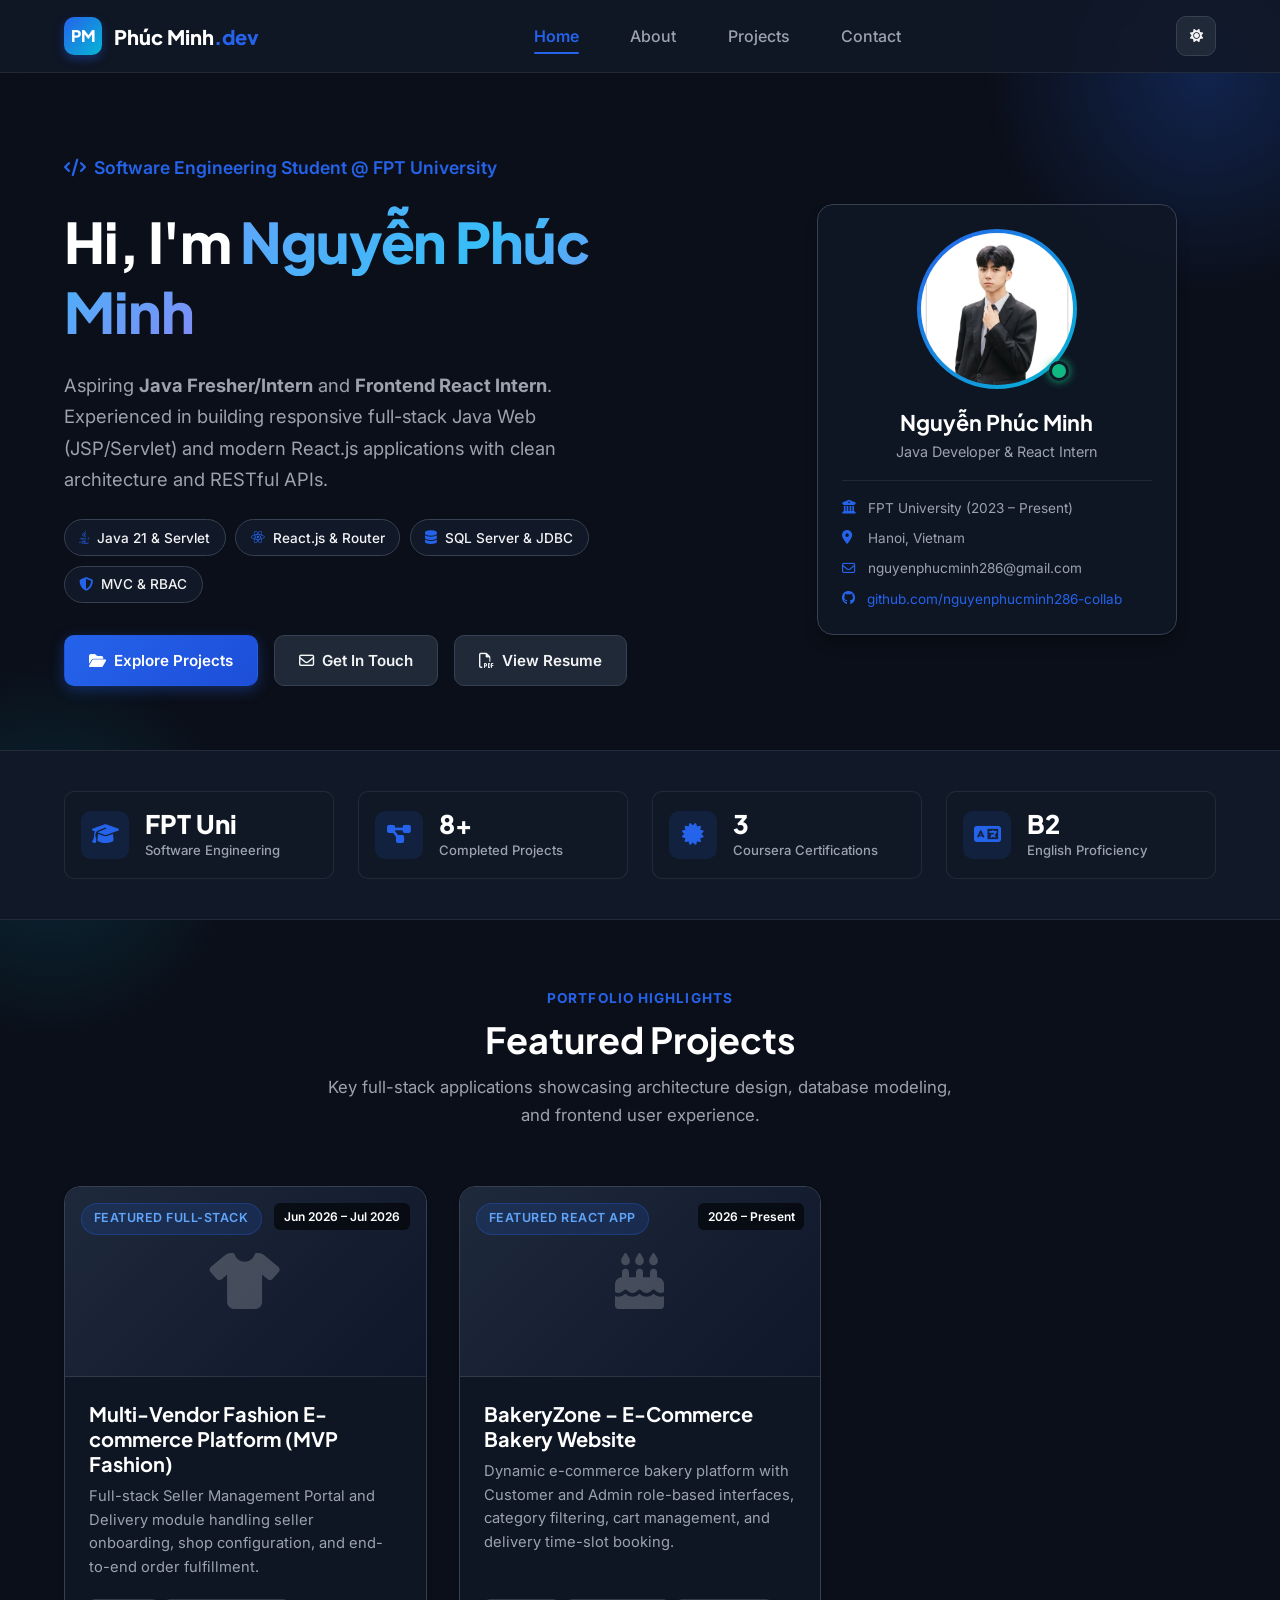
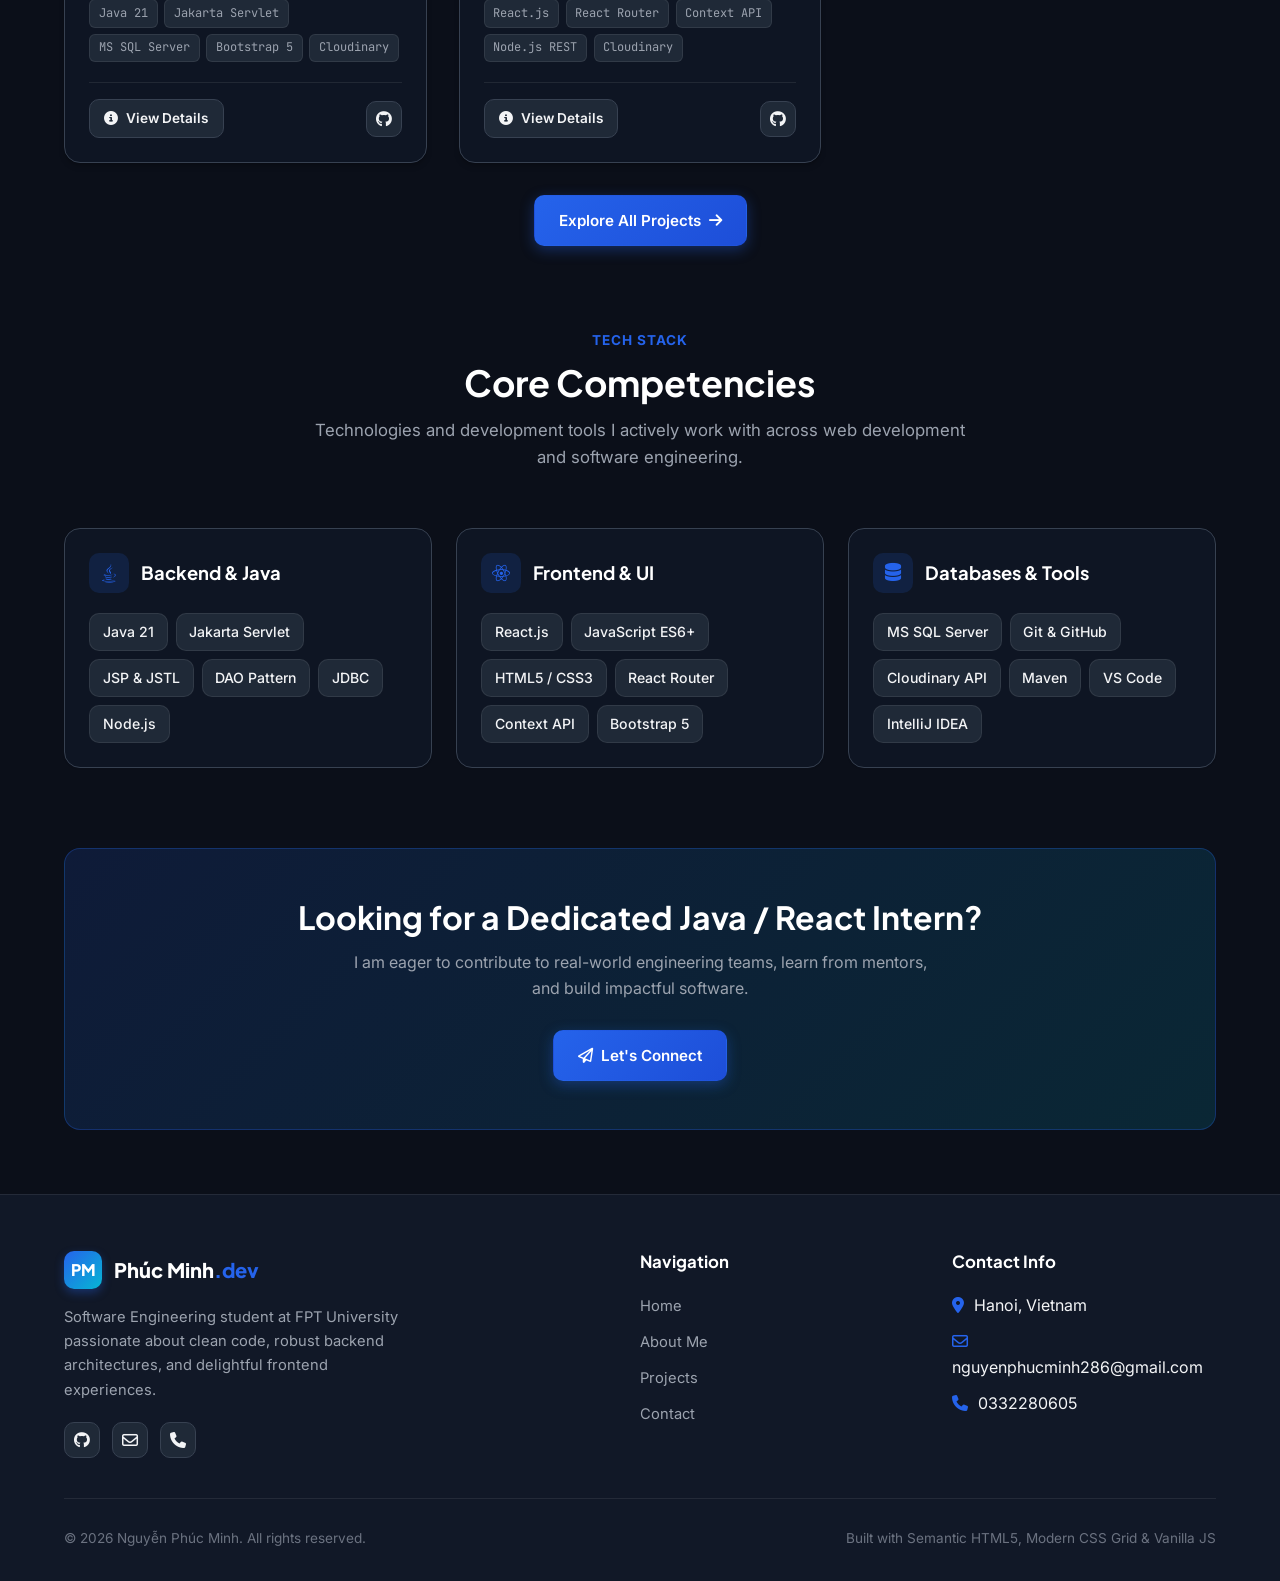
<file: index.html>
<!DOCTYPE html>
<html lang="en" data-theme="dark">
<head>
  <meta charset="UTF-8">
  <meta name="viewport" content="width=device-width, initial-scale=1.0">
  <title>Nguyễn Phúc Minh | Java Developer & Frontend React Intern</title>
  <meta name="description" content="Portfolio of Nguyễn Phúc Minh - Software Engineering student at FPT University specializing in Java Web, Jakarta Servlet, and React.js development.">
  
  <!-- Google Fonts -->
  <link rel="preconnect" href="https://fonts.googleapis.com">
  <link rel="preconnect" href="https://fonts.gstatic.com" crossorigin>
  <link href="https://fonts.googleapis.com/css2?family=Inter:wght@300;400;500;600;700;800&family=Plus+Jakarta+Sans:wght@600;700;800&family=JetBrains+Mono:wght@400;500&display=swap" rel="stylesheet">
  
  <!-- Font Awesome Icons -->
  <link rel="stylesheet" href="https://cdnjs.cloudflare.com/ajax/libs/font-awesome/6.5.1/css/all.min.css">
  
  <!-- Stylesheet -->
  <link rel="stylesheet" href="styles.css">
</head>
<body>

  <!-- Site Navigation Header -->
  <header class="site-header">
    <div class="container nav-container">
      <a href="index.html" class="brand-logo" aria-label="Nguyen Phuc Minh Portfolio Home">
        <div class="brand-badge">PM</div>
        <div class="brand-name">Phúc Minh<span>.dev</span></div>
      </a>

      <nav>
        <ul class="nav-menu" id="navMenu">
          <li><a href="index.html" class="nav-link active">Home</a></li>
          <li><a href="about.html" class="nav-link">About</a></li>
          <li><a href="projects.html" class="nav-link">Projects</a></li>
          <li><a href="contact.html" class="nav-link">Contact</a></li>
        </ul>
      </nav>

      <div class="nav-actions">
        <button class="theme-toggle-btn" id="themeToggleBtn" aria-label="Toggle theme" title="Toggle Light/Dark Mode">
          <i class="fa-solid fa-sun" id="themeIcon"></i>
        </button>
        <a href="contact.html" class="btn btn-primary btn-sm" style="display: none; @media(min-width: 640px){display: inline-flex;}">Hire Me</a>
        <button class="menu-toggle-btn" id="menuToggleBtn" aria-label="Toggle navigation menu" aria-expanded="false">
          <i class="fa-solid fa-bars"></i>
        </button>
      </div>
    </div>
  </header>

  <!-- Main Content -->
  <main>
    <!-- Hero Section -->
    <section class="hero-section">
      <div class="container hero-grid">
        <div class="hero-content">
          <div class="hero-greeting">
            <i class="fa-solid fa-code"></i> Software Engineering Student @ FPT University
          </div>
          <h1 class="hero-title">
            Hi, I'm <span class="highlight">Nguyễn Phúc Minh</span>
          </h1>
          <p class="hero-subtitle">
            Aspiring <strong>Java Fresher/Intern</strong> and <strong>Frontend React Intern</strong>. Experienced in building responsive full-stack Java Web (JSP/Servlet) and modern React.js applications with clean architecture and RESTful APIs.
          </p>

          <div class="hero-roles">
            <span class="role-chip"><i class="fa-brands fa-java"></i> Java 21 & Servlet</span>
            <span class="role-chip"><i class="fa-brands fa-react"></i> React.js & Router</span>
            <span class="role-chip"><i class="fa-solid fa-database"></i> SQL Server & JDBC</span>
            <span class="role-chip"><i class="fa-solid fa-shield-halved"></i> MVC & RBAC</span>
          </div>

          <div class="hero-cta">
            <a href="projects.html" class="btn btn-primary">
              <i class="fa-solid fa-folder-open"></i> Explore Projects
            </a>
            <a href="contact.html" class="btn btn-secondary">
              <i class="fa-regular fa-envelope"></i> Get In Touch
            </a>
            <a href="assets/NguyenPhucMinh_Resume.pdf" target="_blank" class="btn btn-secondary" title="View Full Resume PDF">
              <i class="fa-regular fa-file-pdf"></i> View Resume
            </a>
          </div>
        </div>

        <div class="hero-visual">
          <div class="profile-card">
            <div class="avatar-wrapper">
              <img src="assets/profile.jpg" alt="Nguyễn Phúc Minh - Profile Photo" class="avatar-img">
              <span class="avatar-status" title="Open for Intern & Fresher opportunities"></span>
            </div>
            <h2 class="profile-card-name">Nguyễn Phúc Minh</h2>
            <p class="profile-card-role">Java Developer & React Intern</p>
            
            <div class="profile-card-meta">
              <div class="meta-item">
                <i class="fa-solid fa-building-columns"></i>
                <span>FPT University (2023 – Present)</span>
              </div>
              <div class="meta-item">
                <i class="fa-solid fa-location-dot"></i>
                <span>Hanoi, Vietnam</span>
              </div>
              <div class="meta-item">
                <i class="fa-regular fa-envelope"></i>
                <span>nguyenphucminh286@gmail.com</span>
              </div>
              <div class="meta-item">
                <i class="fa-brands fa-github"></i>
                <a href="https://github.com/nguyenphucminh286-collab" target="_blank" rel="noopener noreferrer" style="color: var(--primary);">github.com/nguyenphucminh286-collab</a>
              </div>
            </div>
          </div>
        </div>
      </div>
    </section>

    <!-- Stats Section -->
    <section class="stats-section">
      <div class="container stats-grid">
        <div class="stat-item">
          <div class="stat-icon"><i class="fa-solid fa-graduation-cap"></i></div>
          <div class="stat-info">
            <h3>FPT Uni</h3>
            <p>Software Engineering</p>
          </div>
        </div>
        <div class="stat-item">
          <div class="stat-icon"><i class="fa-solid fa-diagram-project"></i></div>
          <div class="stat-info">
            <h3>8+</h3>
            <p>Completed Projects</p>
          </div>
        </div>
        <div class="stat-item">
          <div class="stat-icon"><i class="fa-solid fa-certificate"></i></div>
          <div class="stat-info">
            <h3>3</h3>
            <p>Coursera Certifications</p>
          </div>
        </div>
        <div class="stat-item">
          <div class="stat-icon"><i class="fa-solid fa-language"></i></div>
          <div class="stat-info">
            <h3>B2</h3>
            <p>English Proficiency</p>
          </div>
        </div>
      </div>
    </section>

    <!-- Featured Projects Snapshot -->
    <section class="container" style="margin-bottom: 5rem;">
      <div class="section-header">
        <span class="section-tag">Portfolio Highlights</span>
        <h2 class="section-title">Featured Projects</h2>
        <p class="section-desc">Key full-stack applications showcasing architecture design, database modeling, and frontend user experience.</p>
      </div>

      <div class="projects-grid" style="margin-bottom: 2rem;">
        <!-- Featured Project 1 -->
        <article class="project-card">
          <div class="project-thumbnail">
            <i class="fa-solid fa-shirt project-icon-placeholder"></i>
            <span class="project-badge-overlay badge badge-primary">Featured Full-Stack</span>
            <span class="project-timeline">Jun 2026 – Jul 2026</span>
          </div>
          <div class="project-body">
            <h3 class="project-title">Multi-Vendor Fashion E-commerce Platform (MVP Fashion)</h3>
            <p class="project-desc">
              Full-stack Seller Management Portal and Delivery module handling seller onboarding, shop configuration, and end-to-end order fulfillment.
            </p>
            <div class="project-tags">
              <span class="tech-tag">Java 21</span>
              <span class="tech-tag">Jakarta Servlet</span>
              <span class="tech-tag">MS SQL Server</span>
              <span class="tech-tag">Bootstrap 5</span>
              <span class="tech-tag">Cloudinary</span>
            </div>
            <div class="project-footer">
              <a href="projects.html" class="btn btn-secondary btn-sm">
                <i class="fa-solid fa-circle-info"></i> View Details
              </a>
              <div class="project-links">
                <a href="https://github.com/KhanhHoa286/SE2034-SWP391-G6" target="_blank" rel="noopener noreferrer" class="icon-btn" title="View Source on GitHub">
                  <i class="fa-brands fa-github"></i>
                </a>
              </div>
            </div>
          </div>
        </article>

        <!-- Featured Project 2 -->
        <article class="project-card">
          <div class="project-thumbnail">
            <i class="fa-solid fa-cake-candles project-icon-placeholder"></i>
            <span class="project-badge-overlay badge badge-primary">Featured React App</span>
            <span class="project-timeline">2026 – Present</span>
          </div>
          <div class="project-body">
            <h3 class="project-title">BakeryZone – E-Commerce Bakery Website</h3>
            <p class="project-desc">
              Dynamic e-commerce bakery platform with Customer and Admin role-based interfaces, category filtering, cart management, and delivery time-slot booking.
            </p>
            <div class="project-tags">
              <span class="tech-tag">React.js</span>
              <span class="tech-tag">React Router</span>
              <span class="tech-tag">Context API</span>
              <span class="tech-tag">Node.js REST</span>
              <span class="tech-tag">Cloudinary</span>
            </div>
            <div class="project-footer">
              <a href="projects.html" class="btn btn-secondary btn-sm">
                <i class="fa-solid fa-circle-info"></i> View Details
              </a>
              <div class="project-links">
                <a href="https://github.com/nguyenphucminh286-collab/FER_Project" target="_blank" rel="noopener noreferrer" class="icon-btn" title="View Source on GitHub">
                  <i class="fa-brands fa-github"></i>
                </a>
              </div>
            </div>
          </div>
        </article>
      </div>

      <div style="text-align: center;">
        <a href="projects.html" class="btn btn-primary">
          <span>Explore All Projects</span>
          <i class="fa-solid fa-arrow-right"></i>
        </a>
      </div>
    </section>

    <!-- Quick Skillset Showcase -->
    <section class="container" style="margin-bottom: 5rem;">
      <div class="section-header">
        <span class="section-tag">Tech Stack</span>
        <h2 class="section-title">Core Competencies</h2>
        <p class="section-desc">Technologies and development tools I actively work with across web development and software engineering.</p>
      </div>

      <div class="skills-container">
        <div class="skill-category-card">
          <div class="skill-category-header">
            <div class="skill-category-icon"><i class="fa-brands fa-java"></i></div>
            <h3 class="skill-category-title">Backend & Java</h3>
          </div>
          <div class="skill-tags-list">
            <span class="skill-pill">Java 21</span>
            <span class="skill-pill">Jakarta Servlet</span>
            <span class="skill-pill">JSP & JSTL</span>
            <span class="skill-pill">DAO Pattern</span>
            <span class="skill-pill">JDBC</span>
            <span class="skill-pill">Node.js</span>
          </div>
        </div>

        <div class="skill-category-card">
          <div class="skill-category-header">
            <div class="skill-category-icon"><i class="fa-brands fa-react"></i></div>
            <h3 class="skill-category-title">Frontend & UI</h3>
          </div>
          <div class="skill-tags-list">
            <span class="skill-pill">React.js</span>
            <span class="skill-pill">JavaScript ES6+</span>
            <span class="skill-pill">HTML5 / CSS3</span>
            <span class="skill-pill">React Router</span>
            <span class="skill-pill">Context API</span>
            <span class="skill-pill">Bootstrap 5</span>
          </div>
        </div>

        <div class="skill-category-card">
          <div class="skill-category-header">
            <div class="skill-category-icon"><i class="fa-solid fa-database"></i></div>
            <h3 class="skill-category-title">Databases & Tools</h3>
          </div>
          <div class="skill-tags-list">
            <span class="skill-pill">MS SQL Server</span>
            <span class="skill-pill">Git & GitHub</span>
            <span class="skill-pill">Cloudinary API</span>
            <span class="skill-pill">Maven</span>
            <span class="skill-pill">VS Code</span>
            <span class="skill-pill">IntelliJ IDEA</span>
          </div>
        </div>
      </div>
    </section>

    <!-- Call to Action Banner -->
    <section class="container">
      <div class="cta-banner">
        <h2>Looking for a Dedicated Java / React Intern?</h2>
        <p>I am eager to contribute to real-world engineering teams, learn from mentors, and build impactful software.</p>
        <a href="contact.html" class="btn btn-primary">
          <i class="fa-regular fa-paper-plane"></i> Let's Connect
        </a>
      </div>
    </section>
  </main>

  <!-- Site Footer -->
  <footer class="site-footer">
    <div class="container">
      <div class="footer-grid">
        <div class="footer-brand">
          <div class="brand-logo">
            <div class="brand-badge">PM</div>
            <div class="brand-name">Phúc Minh<span>.dev</span></div>
          </div>
          <p>Software Engineering student at FPT University passionate about clean code, robust backend architectures, and delightful frontend experiences.</p>
          <div class="footer-socials">
            <a href="https://github.com/nguyenphucminh286-collab" target="_blank" rel="noopener noreferrer" class="icon-btn" title="GitHub">
              <i class="fa-brands fa-github"></i>
            </a>
            <a href="mailto:nguyenphucminh286@gmail.com" class="icon-btn" title="Email">
              <i class="fa-regular fa-envelope"></i>
            </a>
            <a href="tel:0332280605" class="icon-btn" title="Phone">
              <i class="fa-solid fa-phone"></i>
            </a>
          </div>
        </div>

        <div class="footer-col">
          <h4>Navigation</h4>
          <ul class="footer-links">
            <li><a href="index.html">Home</a></li>
            <li><a href="about.html">About Me</a></li>
            <li><a href="projects.html">Projects</a></li>
            <li><a href="contact.html">Contact</a></li>
          </ul>
        </div>

        <div class="footer-col">
          <h4>Contact Info</h4>
          <ul class="footer-links">
            <li><i class="fa-solid fa-location-dot" style="margin-right: 6px; color: var(--primary);"></i> Hanoi, Vietnam</li>
            <li><i class="fa-regular fa-envelope" style="margin-right: 6px; color: var(--primary);"></i> nguyenphucminh286@gmail.com</li>
            <li><i class="fa-solid fa-phone" style="margin-right: 6px; color: var(--primary);"></i> 0332280605</li>
          </ul>
        </div>
      </div>

      <div class="footer-bottom">
        <p>&copy; 2026 Nguyễn Phúc Minh. All rights reserved.</p>
        <p>Built with Semantic HTML5, Modern CSS Grid & Vanilla JS</p>
      </div>
    </div>
  </footer>

  <!-- App Script -->
  <script src="app.js"></script>
</body>
</html>
</file>
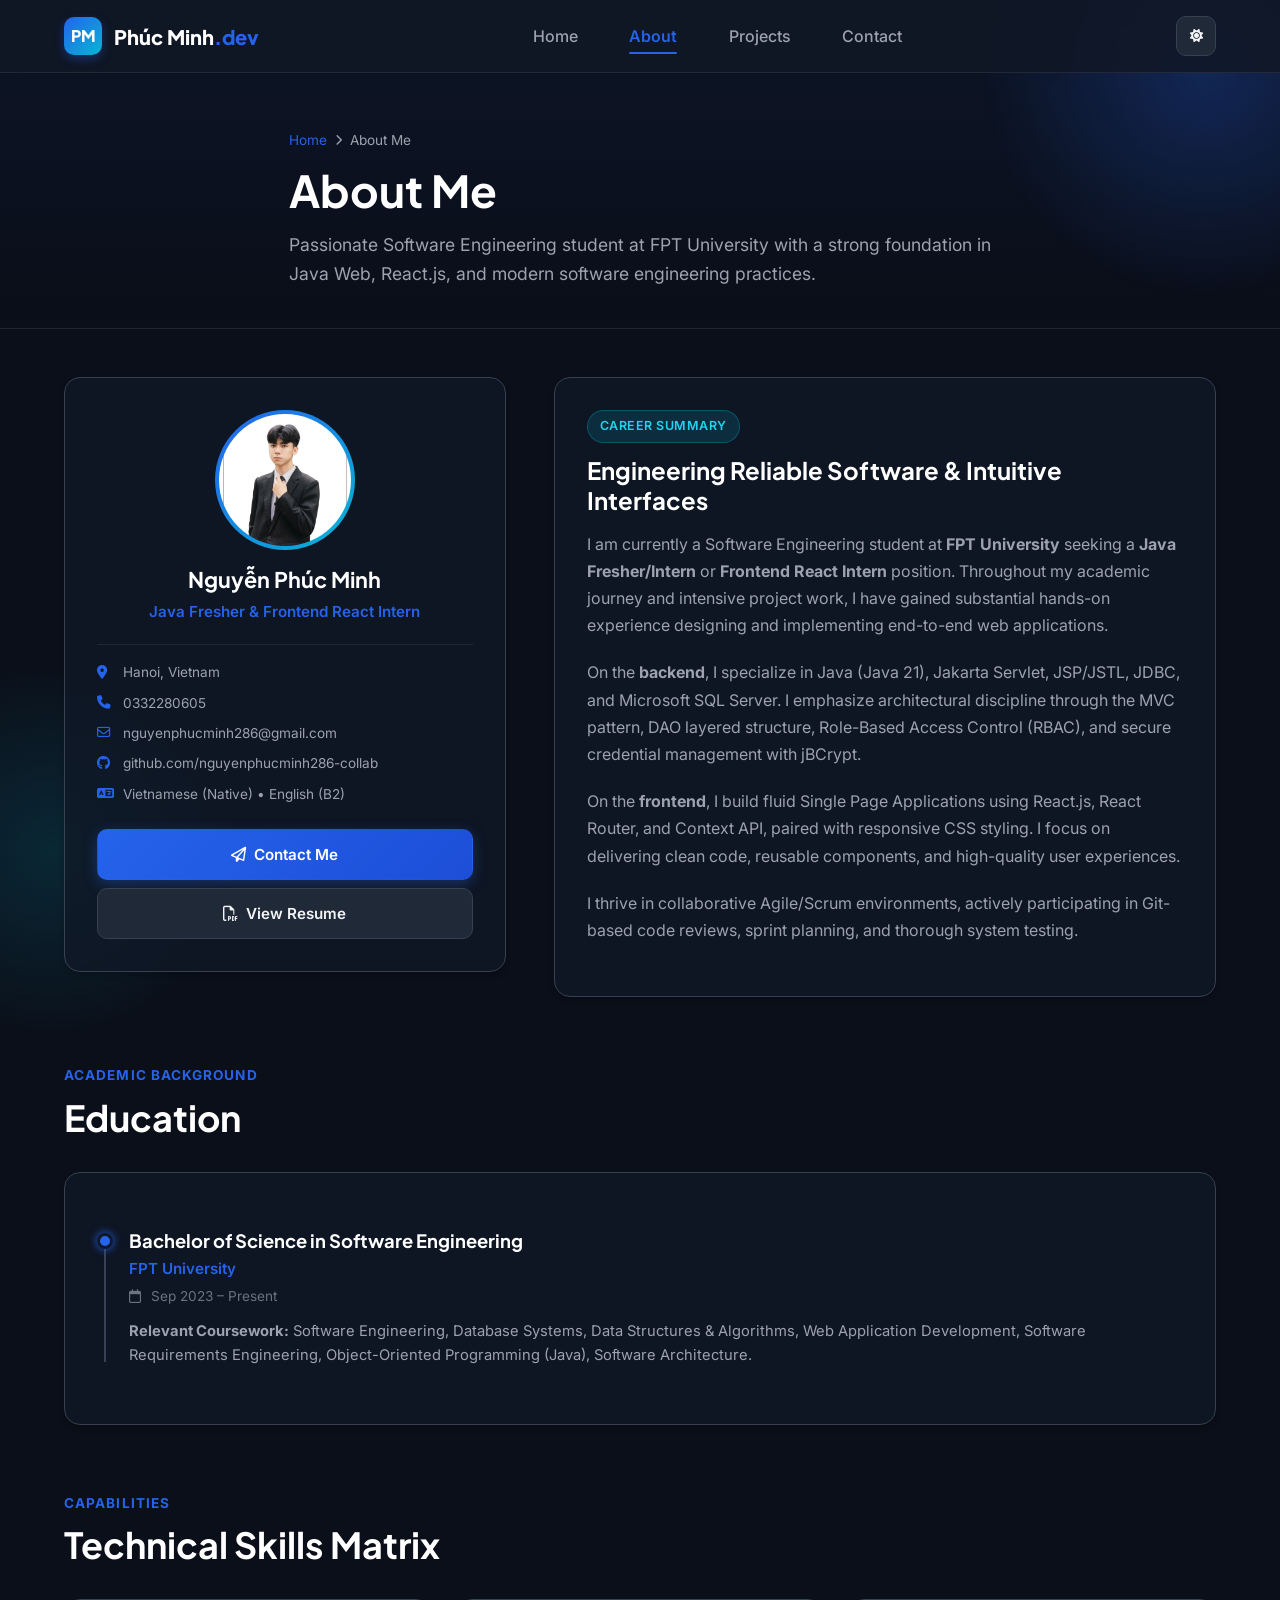
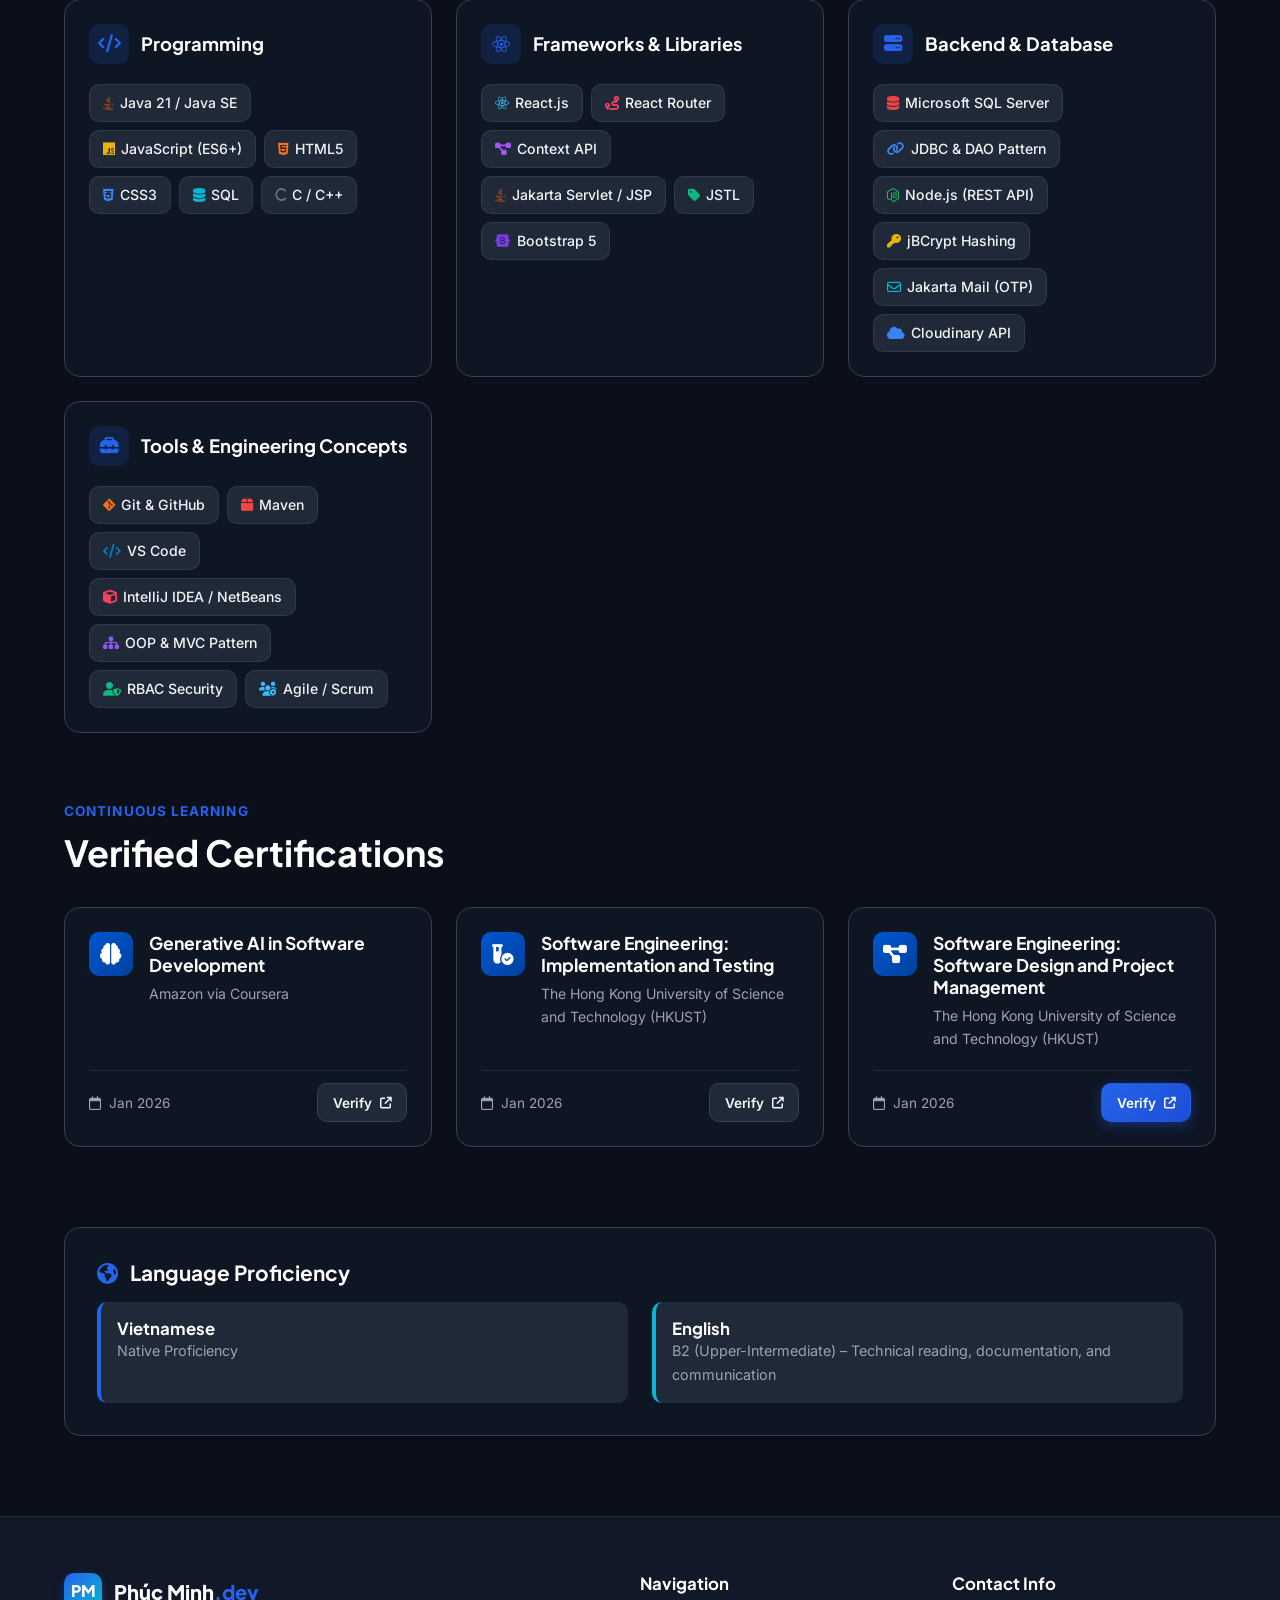
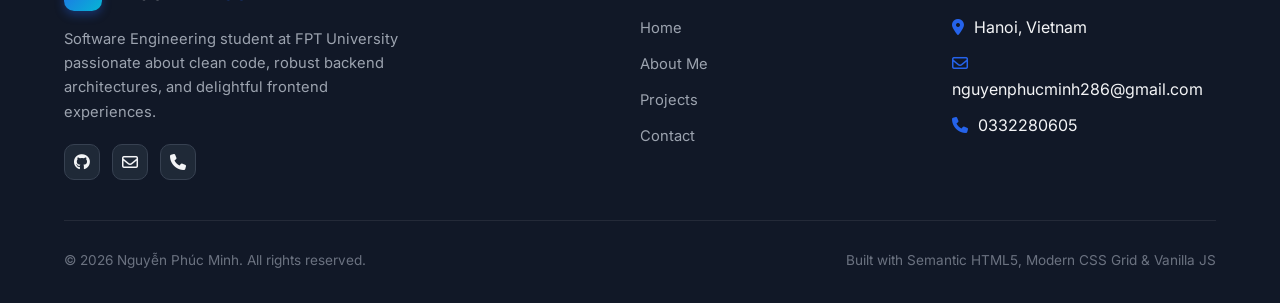
<file: about.html>
<!DOCTYPE html>
<html lang="en" data-theme="dark">
<head>
  <meta charset="UTF-8">
  <meta name="viewport" content="width=device-width, initial-scale=1.0">
  <title>About Me | Nguyễn Phúc Minh - Java Developer & React Intern</title>
  <meta name="description" content="Learn more about Nguyễn Phúc Minh's academic background at FPT University, technical skills in Java and React, and verified software engineering certifications.">
  
  <!-- Google Fonts -->
  <link rel="preconnect" href="https://fonts.googleapis.com">
  <link rel="preconnect" href="https://fonts.gstatic.com" crossorigin>
  <link href="https://fonts.googleapis.com/css2?family=Inter:wght@300;400;500;600;700;800&family=Plus+Jakarta+Sans:wght@600;700;800&family=JetBrains+Mono:wght@400;500&display=swap" rel="stylesheet">
  
  <!-- Font Awesome Icons -->
  <link rel="stylesheet" href="https://cdnjs.cloudflare.com/ajax/libs/font-awesome/6.5.1/css/all.min.css">
  
  <!-- Stylesheet -->
  <link rel="stylesheet" href="styles.css">
</head>
<body>

  <!-- Site Navigation Header -->
  <header class="site-header">
    <div class="container nav-container">
      <a href="index.html" class="brand-logo" aria-label="Nguyen Phuc Minh Portfolio Home">
        <div class="brand-badge">PM</div>
        <div class="brand-name">Phúc Minh<span>.dev</span></div>
      </a>

      <nav>
        <ul class="nav-menu" id="navMenu">
          <li><a href="index.html" class="nav-link">Home</a></li>
          <li><a href="about.html" class="nav-link active">About</a></li>
          <li><a href="projects.html" class="nav-link">Projects</a></li>
          <li><a href="contact.html" class="nav-link">Contact</a></li>
        </ul>
      </nav>

      <div class="nav-actions">
        <button class="theme-toggle-btn" id="themeToggleBtn" aria-label="Toggle theme" title="Toggle Light/Dark Mode">
          <i class="fa-solid fa-sun" id="themeIcon"></i>
        </button>
        <button class="menu-toggle-btn" id="menuToggleBtn" aria-label="Toggle navigation menu" aria-expanded="false">
          <i class="fa-solid fa-bars"></i>
        </button>
      </div>
    </div>
  </header>

  <!-- Main Content -->
  <main>
    <!-- Page Header Banner -->
    <section class="page-header">
      <div class="container page-header-content">
        <div class="page-breadcrumb">
          <a href="index.html">Home</a>
          <i class="fa-solid fa-chevron-right" style="font-size: 0.7rem;"></i>
          <span>About Me</span>
        </div>
        <h1 class="page-title">About Me</h1>
        <p class="page-subtitle">Passionate Software Engineering student at FPT University with a strong foundation in Java Web, React.js, and modern software engineering practices.</p>
      </div>
    </section>

    <!-- Bio & Summary Section -->
    <section class="container">
      <div class="about-grid">
        <!-- Quick Info Card -->
        <div class="about-card" style="text-align: center;">
          <div class="avatar-wrapper" style="width: 140px; height: 140px; margin-bottom: 1rem;">
            <img src="assets/profile.jpg" alt="Nguyễn Phúc Minh Profile Photo" class="avatar-img">
          </div>
          <h2 style="font-size: 1.35rem; margin-bottom: 0.35rem;">Nguyễn Phúc Minh</h2>
          <p style="color: var(--primary); font-weight: 600; font-size: 0.95rem; margin-bottom: 1.25rem;">Java Fresher & Frontend React Intern</p>
          
          <div class="profile-card-meta">
            <div class="meta-item">
              <i class="fa-solid fa-location-dot"></i>
              <span>Hanoi, Vietnam</span>
            </div>
            <div class="meta-item">
              <i class="fa-solid fa-phone"></i>
              <span>0332280605</span>
            </div>
            <div class="meta-item">
              <i class="fa-regular fa-envelope"></i>
              <span>nguyenphucminh286@gmail.com</span>
            </div>
            <div class="meta-item">
              <i class="fa-brands fa-github"></i>
              <span>github.com/nguyenphucminh286-collab</span>
            </div>
            <div class="meta-item">
              <i class="fa-solid fa-language"></i>
              <span>Vietnamese (Native) • English (B2)</span>
            </div>
          </div>

          <div style="margin-top: 1.5rem; display: flex; flex-direction: column; gap: 0.5rem;">
            <a href="contact.html" class="btn btn-primary" style="width: 100%;">
              <i class="fa-regular fa-paper-plane"></i> Contact Me
            </a>
            <a href="assets/NguyenPhucMinh_Resume.pdf" target="_blank" class="btn btn-secondary" style="width: 100%;" title="View Resume PDF">
              <i class="fa-regular fa-file-pdf"></i> View Resume
            </a>
          </div>
        </div>

        <!-- Detailed Bio -->
        <div class="about-card about-text">
          <span class="badge badge-accent" style="margin-bottom: 0.75rem;">Career Summary</span>
          <h3>Engineering Reliable Software & Intuitive Interfaces</h3>
          <p>
            I am currently a Software Engineering student at <strong>FPT University</strong> seeking a <strong>Java Fresher/Intern</strong> or <strong>Frontend React Intern</strong> position. Throughout my academic journey and intensive project work, I have gained substantial hands-on experience designing and implementing end-to-end web applications.
          </p>
          <p>
            On the <strong>backend</strong>, I specialize in Java (Java 21), Jakarta Servlet, JSP/JSTL, JDBC, and Microsoft SQL Server. I emphasize architectural discipline through the MVC pattern, DAO layered structure, Role-Based Access Control (RBAC), and secure credential management with jBCrypt.
          </p>
          <p>
            On the <strong>frontend</strong>, I build fluid Single Page Applications using React.js, React Router, and Context API, paired with responsive CSS styling. I focus on delivering clean code, reusable components, and high-quality user experiences.
          </p>
          <p>
            I thrive in collaborative Agile/Scrum environments, actively participating in Git-based code reviews, sprint planning, and thorough system testing.
          </p>
        </div>
      </div>
    </section>

    <!-- Education Section -->
    <section class="container" style="margin-bottom: 4rem;">
      <div class="section-header" style="text-align: left; margin-bottom: 2rem;">
        <span class="section-tag">Academic Background</span>
        <h2 class="section-title">Education</h2>
      </div>

      <div class="about-card">
        <div class="timeline">
          <div class="timeline-item">
            <span class="timeline-dot"></span>
            <h3 class="timeline-title">Bachelor of Science in Software Engineering</h3>
            <p class="timeline-subtitle">FPT University</p>
            <p class="timeline-date"><i class="fa-regular fa-calendar" style="margin-right: 6px;"></i> Sep 2023 – Present</p>
            <p class="timeline-desc">
              <strong>Relevant Coursework:</strong> Software Engineering, Database Systems, Data Structures & Algorithms, Web Application Development, Software Requirements Engineering, Object-Oriented Programming (Java), Software Architecture.
            </p>
          </div>
        </div>
      </div>
    </section>

    <!-- Detailed Technical Skills Matrix -->
    <section class="container" style="margin-bottom: 4rem;">
      <div class="section-header" style="text-align: left; margin-bottom: 2rem;">
        <span class="section-tag">Capabilities</span>
        <h2 class="section-title">Technical Skills Matrix</h2>
      </div>

      <div class="skills-container">
        <!-- Programming Languages -->
        <div class="skill-category-card">
          <div class="skill-category-header">
            <div class="skill-category-icon"><i class="fa-solid fa-code"></i></div>
            <h3 class="skill-category-title">Programming</h3>
          </div>
          <div class="skill-tags-list">
            <span class="skill-pill"><i class="fa-brands fa-java" style="color: #ea580c;"></i> Java 21 / Java SE</span>
            <span class="skill-pill"><i class="fa-brands fa-js" style="color: #eab308;"></i> JavaScript (ES6+)</span>
            <span class="skill-pill"><i class="fa-brands fa-html5" style="color: #f97316;"></i> HTML5</span>
            <span class="skill-pill"><i class="fa-brands fa-css3-alt" style="color: #3b82f6;"></i> CSS3</span>
            <span class="skill-pill"><i class="fa-solid fa-database" style="color: #06b6d4;"></i> SQL</span>
            <span class="skill-pill"><i class="fa-solid fa-c" style="color: #64748b;"></i> C / C++</span>
          </div>
        </div>

        <!-- Frameworks & UI -->
        <div class="skill-category-card">
          <div class="skill-category-header">
            <div class="skill-category-icon"><i class="fa-brands fa-react"></i></div>
            <h3 class="skill-category-title">Frameworks & Libraries</h3>
          </div>
          <div class="skill-tags-list">
            <span class="skill-pill"><i class="fa-brands fa-react" style="color: #38bdf8;"></i> React.js</span>
            <span class="skill-pill"><i class="fa-solid fa-route" style="color: #f43f5e;"></i> React Router</span>
            <span class="skill-pill"><i class="fa-solid fa-diagram-project" style="color: #a855f7;"></i> Context API</span>
            <span class="skill-pill"><i class="fa-brands fa-java" style="color: #ea580c;"></i> Jakarta Servlet / JSP</span>
            <span class="skill-pill"><i class="fa-solid fa-tag" style="color: #10b981;"></i> JSTL</span>
            <span class="skill-pill"><i class="fa-brands fa-bootstrap" style="color: #7c3aed;"></i> Bootstrap 5</span>
          </div>
        </div>

        <!-- Databases & Backend -->
        <div class="skill-category-card">
          <div class="skill-category-header">
            <div class="skill-category-icon"><i class="fa-solid fa-server"></i></div>
            <h3 class="skill-category-title">Backend & Database</h3>
          </div>
          <div class="skill-tags-list">
            <span class="skill-pill"><i class="fa-solid fa-database" style="color: #ef4444;"></i> Microsoft SQL Server</span>
            <span class="skill-pill"><i class="fa-solid fa-link" style="color: #3b82f6;"></i> JDBC & DAO Pattern</span>
            <span class="skill-pill"><i class="fa-brands fa-node-js" style="color: #22c55e;"></i> Node.js (REST API)</span>
            <span class="skill-pill"><i class="fa-solid fa-key" style="color: #eab308;"></i> jBCrypt Hashing</span>
            <span class="skill-pill"><i class="fa-regular fa-envelope" style="color: #06b6d4;"></i> Jakarta Mail (OTP)</span>
            <span class="skill-pill"><i class="fa-solid fa-cloud" style="color: #3b82f6;"></i> Cloudinary API</span>
          </div>
        </div>

        <!-- Tools & Concepts -->
        <div class="skill-category-card">
          <div class="skill-category-header">
            <div class="skill-category-icon"><i class="fa-solid fa-toolbox"></i></div>
            <h3 class="skill-category-title">Tools & Engineering Concepts</h3>
          </div>
          <div class="skill-tags-list">
            <span class="skill-pill"><i class="fa-brands fa-git-alt" style="color: #f97316;"></i> Git & GitHub</span>
            <span class="skill-pill"><i class="fa-solid fa-box" style="color: #ef4444;"></i> Maven</span>
            <span class="skill-pill"><i class="fa-solid fa-code" style="color: #007acc;"></i> VS Code</span>
            <span class="skill-pill"><i class="fa-solid fa-cube" style="color: #f43f5e;"></i> IntelliJ IDEA / NetBeans</span>
            <span class="skill-pill"><i class="fa-solid fa-sitemap" style="color: #8b5cf6;"></i> OOP & MVC Pattern</span>
            <span class="skill-pill"><i class="fa-solid fa-user-shield" style="color: #10b981;"></i> RBAC Security</span>
            <span class="skill-pill"><i class="fa-solid fa-users-gear" style="color: #38bdf8;"></i> Agile / Scrum</span>
          </div>
        </div>
      </div>
    </section>

    <!-- Verified Certifications Section -->
    <section class="container" style="margin-bottom: 5rem;">
      <div class="section-header" style="text-align: left; margin-bottom: 2rem;">
        <span class="section-tag">Continuous Learning</span>
        <h2 class="section-title">Verified Certifications</h2>
      </div>

      <div class="certifications-grid">
        <!-- Cert 1 -->
        <div class="cert-card">
          <div class="cert-header">
            <div class="cert-icon"><i class="fa-solid fa-brain"></i></div>
            <div>
              <h3 class="cert-title">Generative AI in Software Development</h3>
              <p class="cert-issuer">Amazon via Coursera</p>
            </div>
          </div>
          <div class="cert-footer">
            <span style="color: var(--text-muted);"><i class="fa-regular fa-calendar" style="margin-right: 4px;"></i> Jan 2026</span>
            <a href="https://www.coursera.org" target="_blank" rel="noopener noreferrer" class="btn btn-secondary btn-sm" title="View Coursera Credential">
              Verify <i class="fa-solid fa-arrow-up-right-from-square" style="font-size: 0.75rem;"></i>
            </a>
          </div>
        </div>

        <!-- Cert 2 -->
        <div class="cert-card">
          <div class="cert-header">
            <div class="cert-icon"><i class="fa-solid fa-vial-circle-check"></i></div>
            <div>
              <h3 class="cert-title">Software Engineering: Implementation and Testing</h3>
              <p class="cert-issuer">The Hong Kong University of Science and Technology (HKUST)</p>
            </div>
          </div>
          <div class="cert-footer">
            <span style="color: var(--text-muted);"><i class="fa-regular fa-calendar" style="margin-right: 4px;"></i> Jan 2026</span>
            <a href="https://www.coursera.org" target="_blank" rel="noopener noreferrer" class="btn btn-secondary btn-sm" title="View Coursera Credential">
              Verify <i class="fa-solid fa-arrow-up-right-from-square" style="font-size: 0.75rem;"></i>
            </a>
          </div>
        </div>

        <!-- Cert 3 -->
        <div class="cert-card">
          <div class="cert-header">
            <div class="cert-icon"><i class="fa-solid fa-diagram-project"></i></div>
            <div>
              <h3 class="cert-title">Software Engineering: Software Design and Project Management</h3>
              <p class="cert-issuer">The Hong Kong University of Science and Technology (HKUST)</p>
            </div>
          </div>
          <div class="cert-footer">
            <span style="color: var(--text-muted);"><i class="fa-regular fa-calendar" style="margin-right: 4px;"></i> Jan 2026</span>
            <a href="https://coursera.org/share/1ae4ea6d88573a4161a83d1ed7b512a6" target="_blank" rel="noopener noreferrer" class="btn btn-primary btn-sm" title="View Direct Credential Record">
              Verify <i class="fa-solid fa-arrow-up-right-from-square" style="font-size: 0.75rem;"></i>
            </a>
          </div>
        </div>
      </div>
    </section>

    <!-- Language Proficiency -->
    <section class="container" style="margin-bottom: 5rem;">
      <div class="about-card">
        <h3 style="font-size: 1.3rem; margin-bottom: 1rem;"><i class="fa-solid fa-earth-americas" style="color: var(--primary); margin-right: 8px;"></i> Language Proficiency</h3>
        <div style="display: grid; grid-template-columns: repeat(auto-fit, minmax(240px, 1fr)); gap: 1.5rem;">
          <div style="padding: 1rem; background: var(--bg-surface-elevated); border-radius: var(--radius-md); border-left: 4px solid var(--primary);">
            <h4 style="font-size: 1.05rem;">Vietnamese</h4>
            <p style="color: var(--text-muted); font-size: 0.9rem;">Native Proficiency</p>
          </div>
          <div style="padding: 1rem; background: var(--bg-surface-elevated); border-radius: var(--radius-md); border-left: 4px solid var(--accent);">
            <h4 style="font-size: 1.05rem;">English</h4>
            <p style="color: var(--text-muted); font-size: 0.9rem;">B2 (Upper-Intermediate) – Technical reading, documentation, and communication</p>
          </div>
        </div>
      </div>
    </section>
  </main>

  <!-- Site Footer -->
  <footer class="site-footer">
    <div class="container">
      <div class="footer-grid">
        <div class="footer-brand">
          <div class="brand-logo">
            <div class="brand-badge">PM</div>
            <div class="brand-name">Phúc Minh<span>.dev</span></div>
          </div>
          <p>Software Engineering student at FPT University passionate about clean code, robust backend architectures, and delightful frontend experiences.</p>
          <div class="footer-socials">
            <a href="https://github.com/nguyenphucminh286-collab" target="_blank" rel="noopener noreferrer" class="icon-btn" title="GitHub">
              <i class="fa-brands fa-github"></i>
            </a>
            <a href="mailto:nguyenphucminh286@gmail.com" class="icon-btn" title="Email">
              <i class="fa-regular fa-envelope"></i>
            </a>
            <a href="tel:0332280605" class="icon-btn" title="Phone">
              <i class="fa-solid fa-phone"></i>
            </a>
          </div>
        </div>

        <div class="footer-col">
          <h4>Navigation</h4>
          <ul class="footer-links">
            <li><a href="index.html">Home</a></li>
            <li><a href="about.html">About Me</a></li>
            <li><a href="projects.html">Projects</a></li>
            <li><a href="contact.html">Contact</a></li>
          </ul>
        </div>

        <div class="footer-col">
          <h4>Contact Info</h4>
          <ul class="footer-links">
            <li><i class="fa-solid fa-location-dot" style="margin-right: 6px; color: var(--primary);"></i> Hanoi, Vietnam</li>
            <li><i class="fa-regular fa-envelope" style="margin-right: 6px; color: var(--primary);"></i> nguyenphucminh286@gmail.com</li>
            <li><i class="fa-solid fa-phone" style="margin-right: 6px; color: var(--primary);"></i> 0332280605</li>
          </ul>
        </div>
      </div>

      <div class="footer-bottom">
        <p>&copy; 2026 Nguyễn Phúc Minh. All rights reserved.</p>
        <p>Built with Semantic HTML5, Modern CSS Grid & Vanilla JS</p>
      </div>
    </div>
  </footer>

  <!-- App Script -->
  <script src="app.js"></script>
</body>
</html>
</file>
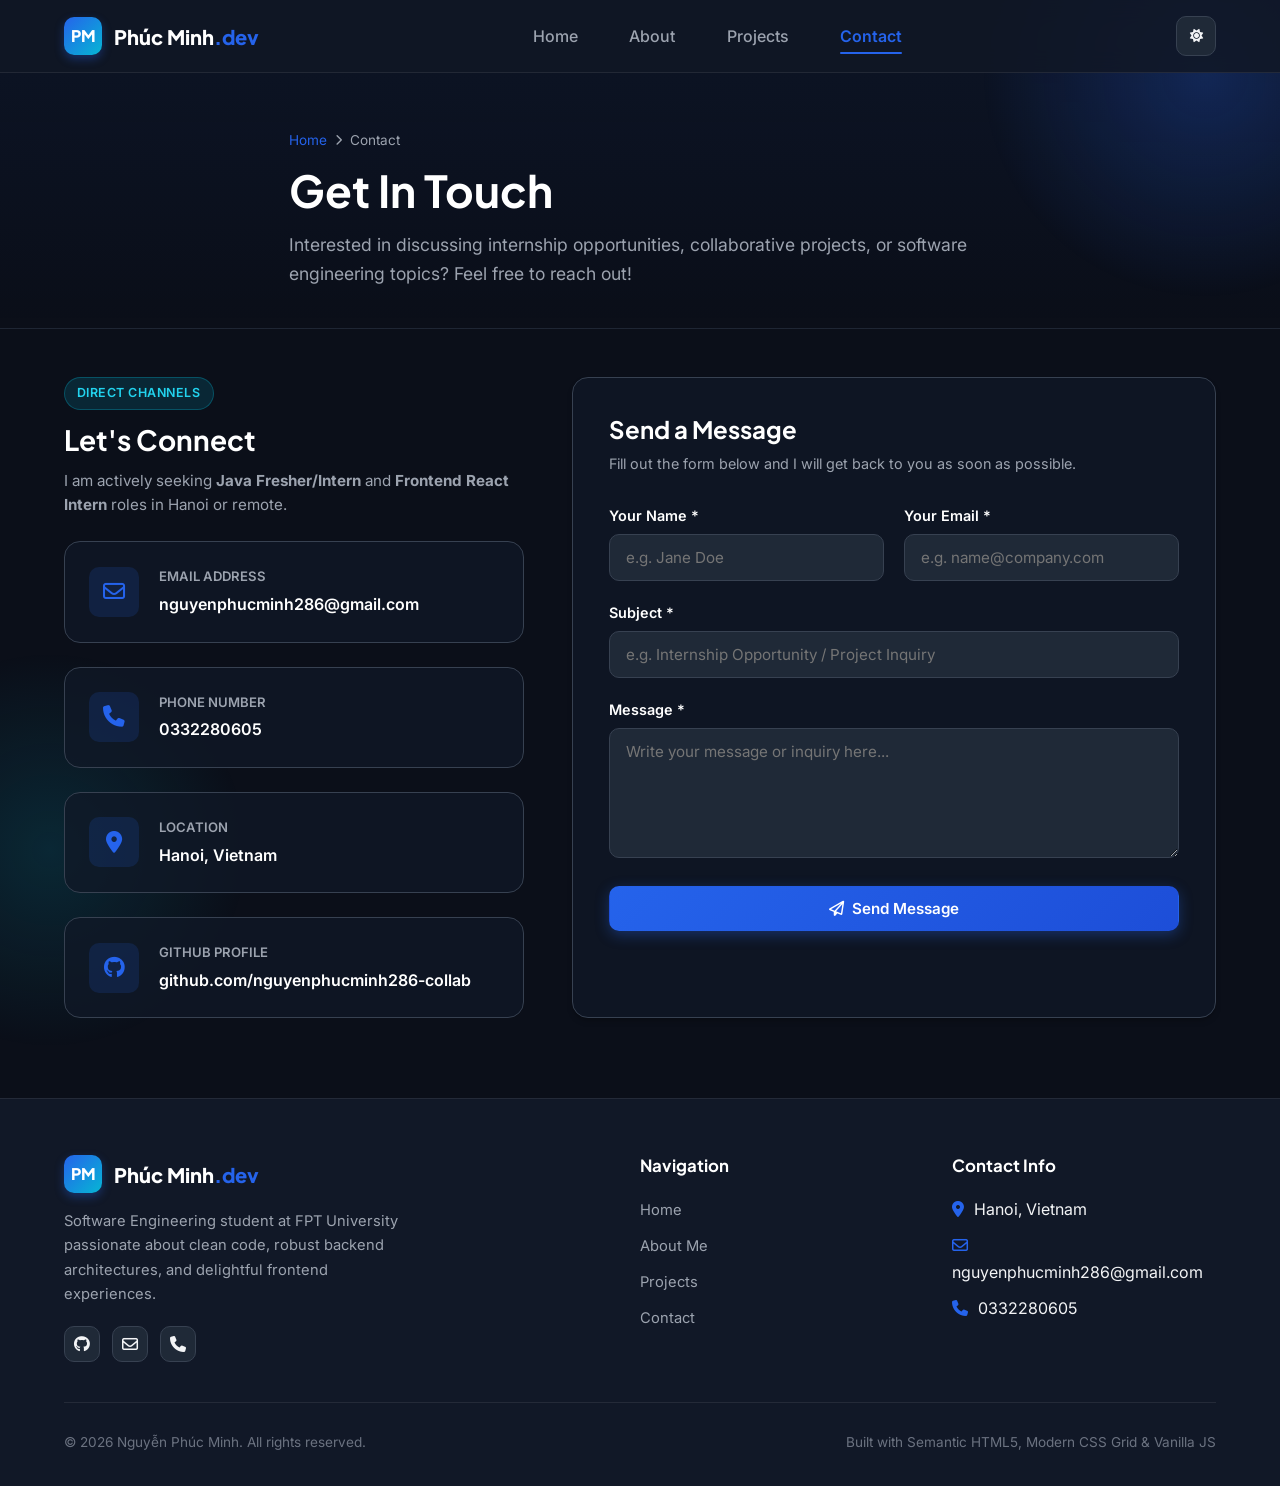
<file: contact.html>
<!DOCTYPE html>
<html lang="en" data-theme="dark">
<head>
  <meta charset="UTF-8">
  <meta name="viewport" content="width=device-width, initial-scale=1.0">
  <title>Contact | Nguyễn Phúc Minh - Java Developer & React Intern</title>
  <meta name="description" content="Contact Nguyễn Phúc Minh - Software Engineering student at FPT University open to Java Fresher/Intern and Frontend React Intern positions.">
  
  <!-- Google Fonts -->
  <link rel="preconnect" href="https://fonts.googleapis.com">
  <link rel="preconnect" href="https://fonts.gstatic.com" crossorigin>
  <link href="https://fonts.googleapis.com/css2?family=Inter:wght@300;400;500;600;700;800&family=Plus+Jakarta+Sans:wght@600;700;800&family=JetBrains+Mono:wght@400;500&display=swap" rel="stylesheet">
  
  <!-- Font Awesome Icons -->
  <link rel="stylesheet" href="https://cdnjs.cloudflare.com/ajax/libs/font-awesome/6.5.1/css/all.min.css">
  
  <!-- Stylesheet -->
  <link rel="stylesheet" href="styles.css">
</head>
<body>

  <!-- Site Navigation Header -->
  <header class="site-header">
    <div class="container nav-container">
      <a href="index.html" class="brand-logo" aria-label="Nguyen Phuc Minh Portfolio Home">
        <div class="brand-badge">PM</div>
        <div class="brand-name">Phúc Minh<span>.dev</span></div>
      </a>

      <nav>
        <ul class="nav-menu" id="navMenu">
          <li><a href="index.html" class="nav-link">Home</a></li>
          <li><a href="about.html" class="nav-link">About</a></li>
          <li><a href="projects.html" class="nav-link">Projects</a></li>
          <li><a href="contact.html" class="nav-link active">Contact</a></li>
        </ul>
      </nav>

      <div class="nav-actions">
        <button class="theme-toggle-btn" id="themeToggleBtn" aria-label="Toggle theme" title="Toggle Light/Dark Mode">
          <i class="fa-solid fa-sun" id="themeIcon"></i>
        </button>
        <button class="menu-toggle-btn" id="menuToggleBtn" aria-label="Toggle navigation menu" aria-expanded="false">
          <i class="fa-solid fa-bars"></i>
        </button>
      </div>
    </div>
  </header>

  <!-- Main Content -->
  <main>
    <!-- Page Header Banner -->
    <section class="page-header">
      <div class="container page-header-content">
        <div class="page-breadcrumb">
          <a href="index.html">Home</a>
          <i class="fa-solid fa-chevron-right" style="font-size: 0.7rem;"></i>
          <span>Contact</span>
        </div>
        <h1 class="page-title">Get In Touch</h1>
        <p class="page-subtitle">Interested in discussing internship opportunities, collaborative projects, or software engineering topics? Feel free to reach out!</p>
      </div>
    </section>

    <!-- Contact Content Grid -->
    <section class="container" style="margin-bottom: 5rem;">
      <div class="contact-grid">
        <!-- Left: Direct Contact Info -->
        <div class="contact-info-panel">
          <div>
            <span class="badge badge-accent" style="margin-bottom: 0.75rem;">Direct Channels</span>
            <h2 style="font-size: 1.75rem; margin-bottom: 0.75rem;">Let's Connect</h2>
            <p style="color: var(--text-muted); font-size: 0.95rem; line-height: 1.6;">
              I am actively seeking <strong>Java Fresher/Intern</strong> and <strong>Frontend React Intern</strong> roles in Hanoi or remote.
            </p>
          </div>

          <!-- Contact Cards -->
          <a href="mailto:nguyenphucminh286@gmail.com" class="contact-card">
            <div class="contact-card-icon"><i class="fa-regular fa-envelope"></i></div>
            <div>
              <div class="contact-card-label">Email Address</div>
              <div class="contact-card-value">nguyenphucminh286@gmail.com</div>
            </div>
          </a>

          <a href="tel:0332280605" class="contact-card">
            <div class="contact-card-icon"><i class="fa-solid fa-phone"></i></div>
            <div>
              <div class="contact-card-label">Phone Number</div>
              <div class="contact-card-value">0332280605</div>
            </div>
          </a>

          <div class="contact-card">
            <div class="contact-card-icon"><i class="fa-solid fa-location-dot"></i></div>
            <div>
              <div class="contact-card-label">Location</div>
              <div class="contact-card-value">Hanoi, Vietnam</div>
            </div>
          </div>

          <a href="https://github.com/nguyenphucminh286-collab" target="_blank" rel="noopener noreferrer" class="contact-card">
            <div class="contact-card-icon"><i class="fa-brands fa-github"></i></div>
            <div>
              <div class="contact-card-label">GitHub Profile</div>
              <div class="contact-card-value">github.com/nguyenphucminh286-collab</div>
            </div>
          </a>
        </div>

        <!-- Right: Interactive Contact Form UI -->
        <div class="contact-form-card">
          <h3 style="font-size: 1.5rem; margin-bottom: 0.5rem;">Send a Message</h3>
          <p style="color: var(--text-muted); font-size: 0.9rem; margin-bottom: 1.75rem;">
            Fill out the form below and I will get back to you as soon as possible.
          </p>

          <form id="contactForm" novalidate>
            <div class="form-row">
              <div class="form-group">
                <label for="senderName" class="form-label">Your Name *</label>
                <input type="text" id="senderName" class="form-control" placeholder="e.g. Jane Doe" required>
                <span class="form-error-msg">Please enter your name.</span>
              </div>

              <div class="form-group">
                <label for="senderEmail" class="form-label">Your Email *</label>
                <input type="email" id="senderEmail" class="form-control" placeholder="e.g. name@company.com" required>
                <span class="form-error-msg">Please enter a valid email.</span>
              </div>
            </div>

            <div class="form-group">
              <label for="senderSubject" class="form-label">Subject *</label>
              <input type="text" id="senderSubject" class="form-control" placeholder="e.g. Internship Opportunity / Project Inquiry" required>
              <span class="form-error-msg">Please enter a subject.</span>
            </div>

            <div class="form-group">
              <label for="senderMessage" class="form-label">Message *</label>
              <textarea id="senderMessage" class="form-control" placeholder="Write your message or inquiry here..." required></textarea>
              <span class="form-error-msg">Please enter a message (at least 10 characters).</span>
            </div>

            <button type="submit" class="btn btn-primary" style="width: 100%; margin-top: 0.5rem;">
              <i class="fa-regular fa-paper-plane"></i> Send Message
            </button>
          </form>
        </div>
      </div>
    </section>
  </main>

  <!-- Site Footer -->
  <footer class="site-footer">
    <div class="container">
      <div class="footer-grid">
        <div class="footer-brand">
          <div class="brand-logo">
            <div class="brand-badge">PM</div>
            <div class="brand-name">Phúc Minh<span>.dev</span></div>
          </div>
          <p>Software Engineering student at FPT University passionate about clean code, robust backend architectures, and delightful frontend experiences.</p>
          <div class="footer-socials">
            <a href="https://github.com/nguyenphucminh286-collab" target="_blank" rel="noopener noreferrer" class="icon-btn" title="GitHub">
              <i class="fa-brands fa-github"></i>
            </a>
            <a href="mailto:nguyenphucminh286@gmail.com" class="icon-btn" title="Email">
              <i class="fa-regular fa-envelope"></i>
            </a>
            <a href="tel:0332280605" class="icon-btn" title="Phone">
              <i class="fa-solid fa-phone"></i>
            </a>
          </div>
        </div>

        <div class="footer-col">
          <h4>Navigation</h4>
          <ul class="footer-links">
            <li><a href="index.html">Home</a></li>
            <li><a href="about.html">About Me</a></li>
            <li><a href="projects.html">Projects</a></li>
            <li><a href="contact.html">Contact</a></li>
          </ul>
        </div>

        <div class="footer-col">
          <h4>Contact Info</h4>
          <ul class="footer-links">
            <li><i class="fa-solid fa-location-dot" style="margin-right: 6px; color: var(--primary);"></i> Hanoi, Vietnam</li>
            <li><i class="fa-regular fa-envelope" style="margin-right: 6px; color: var(--primary);"></i> nguyenphucminh286@gmail.com</li>
            <li><i class="fa-solid fa-phone" style="margin-right: 6px; color: var(--primary);"></i> 0332280605</li>
          </ul>
        </div>
      </div>

      <div class="footer-bottom">
        <p>&copy; 2026 Nguyễn Phúc Minh. All rights reserved.</p>
        <p>Built with Semantic HTML5, Modern CSS Grid & Vanilla JS</p>
      </div>
    </div>
  </footer>

  <!-- App Script -->
  <script src="app.js"></script>
</body>
</html>
</file>
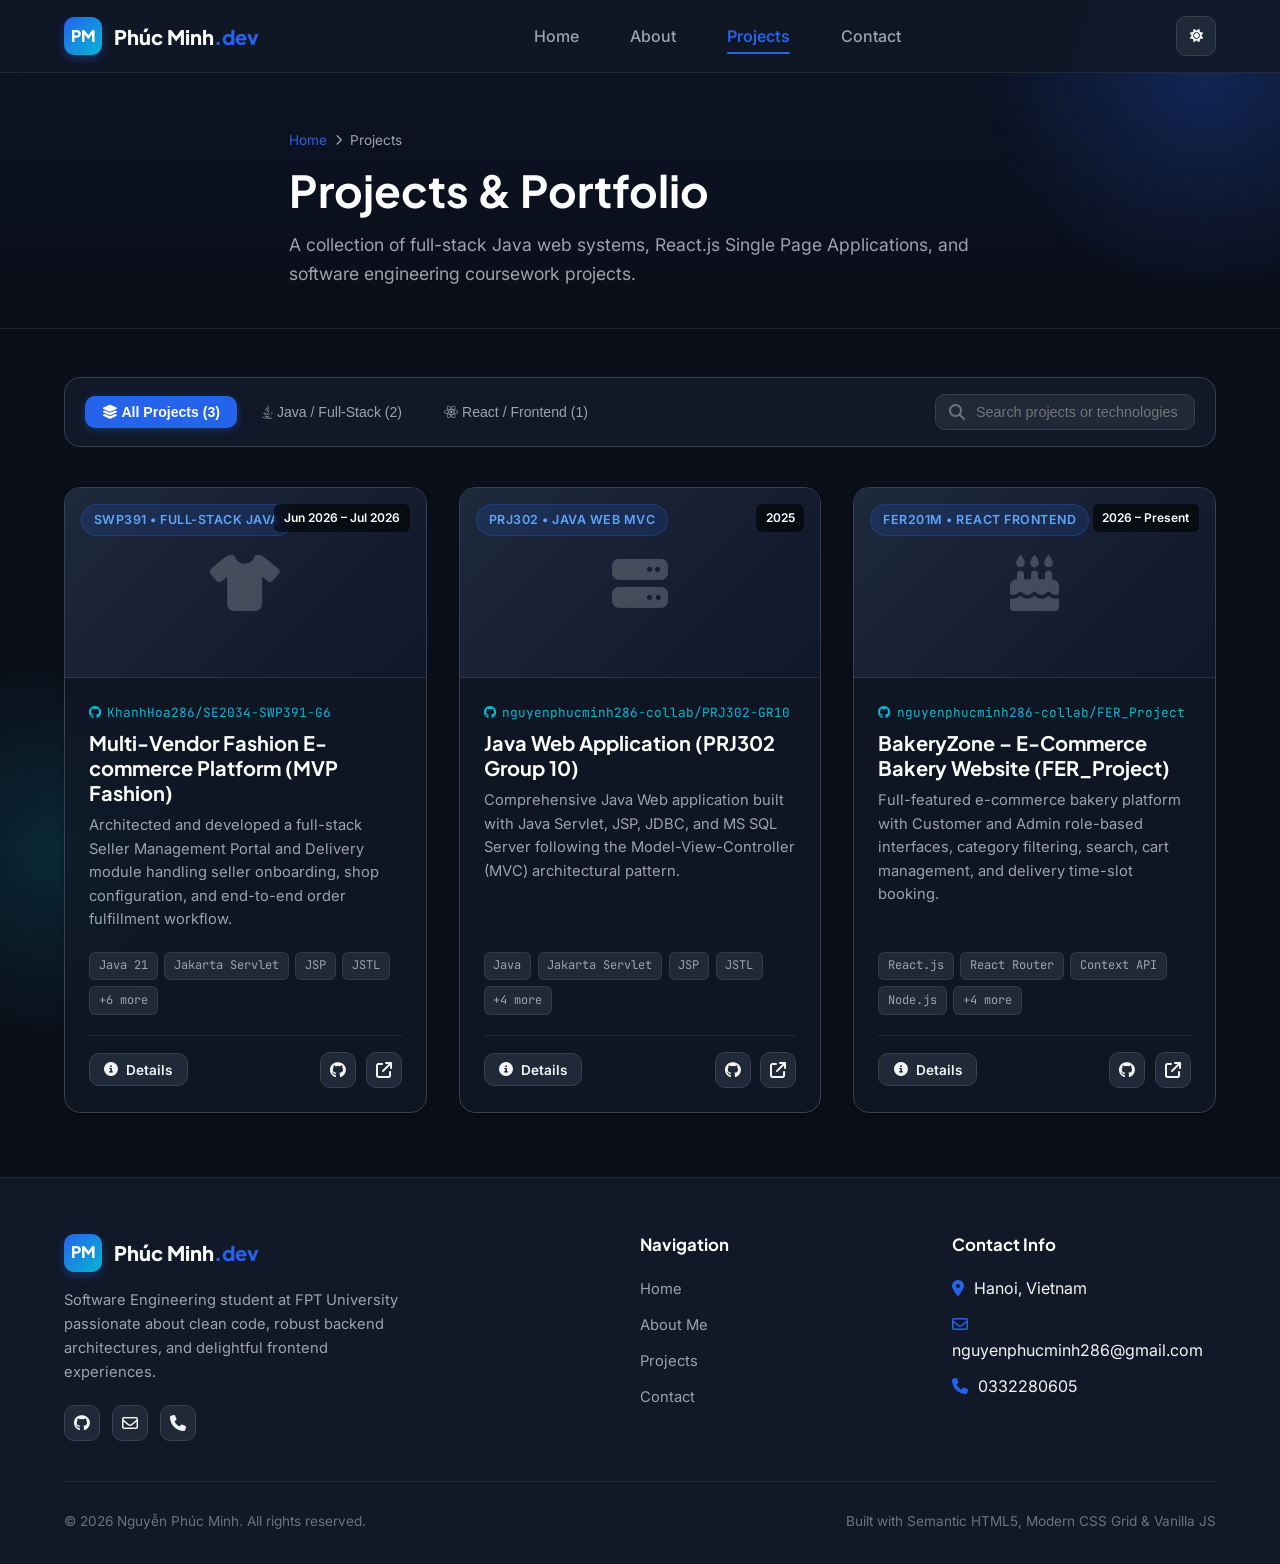
<file: projects.html>
<!DOCTYPE html>
<html lang="en" data-theme="dark">
<head>
  <meta charset="UTF-8">
  <meta name="viewport" content="width=device-width, initial-scale=1.0">
  <title>Projects | Nguyễn Phúc Minh - Java & React Developer</title>
  <meta name="description" content="Explore software engineering projects by Nguyễn Phúc Minh including full-stack Java Web applications, React Single Page Applications, and database systems.">
  
  <!-- Google Fonts -->
  <link rel="preconnect" href="https://fonts.googleapis.com">
  <link rel="preconnect" href="https://fonts.gstatic.com" crossorigin>
  <link href="https://fonts.googleapis.com/css2?family=Inter:wght@300;400;500;600;700;800&family=Plus+Jakarta+Sans:wght@600;700;800&family=JetBrains+Mono:wght@400;500&display=swap" rel="stylesheet">
  
  <!-- Font Awesome Icons -->
  <link rel="stylesheet" href="https://cdnjs.cloudflare.com/ajax/libs/font-awesome/6.5.1/css/all.min.css">
  
  <!-- Stylesheet -->
  <link rel="stylesheet" href="styles.css">
</head>
<body>

  <!-- Site Navigation Header -->
  <header class="site-header">
    <div class="container nav-container">
      <a href="index.html" class="brand-logo" aria-label="Nguyen Phuc Minh Portfolio Home">
        <div class="brand-badge">PM</div>
        <div class="brand-name">Phúc Minh<span>.dev</span></div>
      </a>

      <nav>
        <ul class="nav-menu" id="navMenu">
          <li><a href="index.html" class="nav-link">Home</a></li>
          <li><a href="about.html" class="nav-link">About</a></li>
          <li><a href="projects.html" class="nav-link active">Projects</a></li>
          <li><a href="contact.html" class="nav-link">Contact</a></li>
        </ul>
      </nav>

      <div class="nav-actions">
        <button class="theme-toggle-btn" id="themeToggleBtn" aria-label="Toggle theme" title="Toggle Light/Dark Mode">
          <i class="fa-solid fa-sun" id="themeIcon"></i>
        </button>
        <button class="menu-toggle-btn" id="menuToggleBtn" aria-label="Toggle navigation menu" aria-expanded="false">
          <i class="fa-solid fa-bars"></i>
        </button>
      </div>
    </div>
  </header>

  <!-- Main Content -->
  <main>
    <!-- Page Header Banner -->
    <section class="page-header">
      <div class="container page-header-content">
        <div class="page-breadcrumb">
          <a href="index.html">Home</a>
          <i class="fa-solid fa-chevron-right" style="font-size: 0.7rem;"></i>
          <span>Projects</span>
        </div>
        <h1 class="page-title">Projects & Portfolio</h1>
        <p class="page-subtitle">A collection of full-stack Java web systems, React.js Single Page Applications, and software engineering coursework projects.</p>
      </div>
    </section>

    <!-- Projects Section -->
    <section class="container">
      <!-- Filter & Search Toolbar -->
      <div class="projects-filter-bar">
        <div class="filter-tabs">
          <button class="filter-btn active" data-category="all">
            <i class="fa-solid fa-layer-group"></i> All Projects (3)
          </button>
          <button class="filter-btn" data-category="java">
            <i class="fa-brands fa-java"></i> Java / Full-Stack (2)
          </button>
          <button class="filter-btn" data-category="react">
            <i class="fa-brands fa-react"></i> React / Frontend (1)
          </button>
        </div>

        <div class="search-box">
          <i class="fa-solid fa-magnifying-glass"></i>
          <input type="text" id="projectSearchInput" placeholder="Search projects or technologies..." aria-label="Search projects">
        </div>
      </div>

      <!-- Dynamic Projects CSS Grid -->
      <div class="projects-grid" id="projectsGrid">
        <!-- Rendered dynamically by app.js -->
      </div>
    </section>

    <!-- Project Detail Modal -->
    <div class="modal-backdrop" id="projectModalBackdrop" role="dialog" aria-modal="true" aria-labelledby="modalProjectTitle">
      <div class="modal-dialog">
        <div class="modal-header">
          <div>
            <h3 class="modal-title" id="modalProjectTitle">Project Title</h3>
            <span class="badge badge-primary" id="modalProjectBadge" style="margin-top: 0.35rem;">Category</span>
          </div>
          <button class="modal-close-btn" id="modalCloseBtn" aria-label="Close modal">
            <i class="fa-solid fa-xmark"></i>
          </button>
        </div>
        
        <div class="modal-body">
          <div>
            <h4 style="font-size: 1.05rem; margin-bottom: 0.5rem; color: var(--text-heading);">Overview</h4>
            <p id="modalProjectDesc" style="color: var(--text-muted); line-height: 1.65;"></p>
          </div>

          <div>
            <h4 style="font-size: 1.05rem; margin-bottom: 0.65rem; color: var(--text-heading);">Key Features & Architecture</h4>
            <ul class="modal-highlights" id="modalProjectHighlights"></ul>
          </div>

          <div>
            <h4 style="font-size: 1.05rem; margin-bottom: 0.65rem; color: var(--text-heading);">Technologies Used</h4>
            <div class="project-tags" id="modalProjectTech"></div>
          </div>
        </div>

        <div class="modal-footer">
          <button class="btn btn-secondary btn-sm" onclick="closeProjectModal()">Close</button>
          <a href="#" target="_blank" rel="noopener noreferrer" class="btn btn-primary btn-sm" id="modalGithubLink">
            <i class="fa-brands fa-github"></i> View GitHub Repository
          </a>
        </div>
      </div>
    </div>
  </main>

  <!-- Site Footer -->
  <footer class="site-footer">
    <div class="container">
      <div class="footer-grid">
        <div class="footer-brand">
          <div class="brand-logo">
            <div class="brand-badge">PM</div>
            <div class="brand-name">Phúc Minh<span>.dev</span></div>
          </div>
          <p>Software Engineering student at FPT University passionate about clean code, robust backend architectures, and delightful frontend experiences.</p>
          <div class="footer-socials">
            <a href="https://github.com/nguyenphucminh286-collab" target="_blank" rel="noopener noreferrer" class="icon-btn" title="GitHub">
              <i class="fa-brands fa-github"></i>
            </a>
            <a href="mailto:nguyenphucminh286@gmail.com" class="icon-btn" title="Email">
              <i class="fa-regular fa-envelope"></i>
            </a>
            <a href="tel:0332280605" class="icon-btn" title="Phone">
              <i class="fa-solid fa-phone"></i>
            </a>
          </div>
        </div>

        <div class="footer-col">
          <h4>Navigation</h4>
          <ul class="footer-links">
            <li><a href="index.html">Home</a></li>
            <li><a href="about.html">About Me</a></li>
            <li><a href="projects.html">Projects</a></li>
            <li><a href="contact.html">Contact</a></li>
          </ul>
        </div>

        <div class="footer-col">
          <h4>Contact Info</h4>
          <ul class="footer-links">
            <li><i class="fa-solid fa-location-dot" style="margin-right: 6px; color: var(--primary);"></i> Hanoi, Vietnam</li>
            <li><i class="fa-regular fa-envelope" style="margin-right: 6px; color: var(--primary);"></i> nguyenphucminh286@gmail.com</li>
            <li><i class="fa-solid fa-phone" style="margin-right: 6px; color: var(--primary);"></i> 0332280605</li>
          </ul>
        </div>
      </div>

      <div class="footer-bottom">
        <p>&copy; 2026 Nguyễn Phúc Minh. All rights reserved.</p>
        <p>Built with Semantic HTML5, Modern CSS Grid & Vanilla JS</p>
      </div>
    </div>
  </footer>

  <!-- App Script -->
  <script src="app.js"></script>
</body>
</html>
</file>
<file: styles.css>
/* ==========================================================================
   PORTFOLIO STYLESHEET - NGUYỄN PHÚC MINH
   Template B - Multi-page Frontend Portfolio
   ========================================================================== */

/* --- CSS Variables & Design System --- */
:root {
  /* Brand Palette */
  --primary: #2563eb;
  --primary-hover: #1d4ed8;
  --primary-light: #eff6ff;
  --primary-glow: rgba(37, 99, 235, 0.25);
  
  --accent: #06b6d4;
  --accent-hover: #0891b2;
  --success: #10b981;
  --warning: #f59e0b;

  /* Dark Theme (Default Modern Developer Theme) */
  --bg-body: #0b0f19;
  --bg-surface: #111827;
  --bg-surface-elevated: #1f2937;
  --bg-card: rgba(17, 24, 39, 0.75);
  --bg-glass: rgba(17, 24, 39, 0.85);
  --border-color: #374151;
  --border-light: rgba(255, 255, 255, 0.08);

  --text-main: #f3f4f6;
  --text-muted: #9ca3af;
  --text-dim: #6b7280;
  --text-heading: #ffffff;

  /* Typography */
  --font-sans: 'Inter', -apple-system, BlinkMacSystemFont, 'Segoe UI', Roboto, Oxygen, Ubuntu, Cantarell, sans-serif;
  --font-heading: 'Plus Jakarta Sans', var(--font-sans);
  --font-mono: 'JetBrains Mono', 'Fira Code', Consolas, monospace;

  /* Shadows & Glassmorphism */
  --shadow-sm: 0 1px 2px 0 rgba(0, 0, 0, 0.05);
  --shadow-md: 0 4px 6px -1px rgba(0, 0, 0, 0.2), 0 2px 4px -2px rgba(0, 0, 0, 0.2);
  --shadow-lg: 0 10px 15px -3px rgba(0, 0, 0, 0.3), 0 4px 6px -4px rgba(0, 0, 0, 0.2);
  --shadow-glow: 0 0 25px rgba(37, 99, 235, 0.25);

  /* Transitions & Radii */
  --radius-sm: 6px;
  --radius-md: 10px;
  --radius-lg: 16px;
  --radius-full: 9999px;
  --transition-fast: 0.15s ease;
  --transition-normal: 0.3s cubic-bezier(0.4, 0, 0.2, 1);
}

/* Light Theme overrides */
[data-theme="light"] {
  --bg-body: #f8fafc;
  --bg-surface: #ffffff;
  --bg-surface-elevated: #f1f5f9;
  --bg-card: rgba(255, 255, 255, 0.9);
  --bg-glass: rgba(255, 255, 255, 0.9);
  --border-color: #e2e8f0;
  --border-light: rgba(0, 0, 0, 0.06);

  --text-main: #1e293b;
  --text-muted: #64748b;
  --text-dim: #94a3b8;
  --text-heading: #0f172a;

  --shadow-md: 0 4px 6px -1px rgba(0, 0, 0, 0.05), 0 2px 4px -2px rgba(0, 0, 0, 0.05);
  --shadow-lg: 0 10px 15px -3px rgba(0, 0, 0, 0.08), 0 4px 6px -4px rgba(0, 0, 0, 0.03);
  --shadow-glow: 0 0 20px rgba(37, 99, 235, 0.12);
}

/* --- Base & Reset --- */
*, *::before, *::after {
  box-sizing: border-box;
  margin: 0;
  padding: 0;
}

html {
  scroll-behavior: smooth;
  font-size: 16px;
}

body {
  font-family: var(--font-sans);
  background-color: var(--bg-body);
  color: var(--text-main);
  line-height: 1.65;
  min-height: 100vh;
  display: flex;
  flex-direction: column;
  transition: background-color var(--transition-normal), color var(--transition-normal);
  overflow-x: hidden;
}

/* Background ambient glow effect */
body::before {
  content: '';
  position: fixed;
  top: -150px;
  right: -150px;
  width: 450px;
  height: 450px;
  background: radial-gradient(circle, var(--primary-glow) 0%, transparent 70%);
  z-index: -1;
  pointer-events: none;
}

body::after {
  content: '';
  position: fixed;
  bottom: -150px;
  left: -150px;
  width: 400px;
  height: 400px;
  background: radial-gradient(circle, rgba(6, 182, 212, 0.15) 0%, transparent 70%);
  z-index: -1;
  pointer-events: none;
}

a {
  color: inherit;
  text-decoration: none;
  transition: color var(--transition-fast);
}

img {
  max-width: 100%;
  height: auto;
  display: block;
}

h1, h2, h3, h4, h5, h6 {
  font-family: var(--font-heading);
  color: var(--text-heading);
  font-weight: 700;
  line-height: 1.25;
}

/* --- Layout Container --- */
.container {
  width: 100%;
  max-width: 1200px;
  margin: 0 auto;
  padding: 0 1.5rem;
}

/* --- Navigation Bar --- */
.site-header {
  position: sticky;
  top: 0;
  z-index: 100;
  background: var(--bg-glass);
  backdrop-filter: blur(12px);
  -webkit-backdrop-filter: blur(12px);
  border-bottom: 1px solid var(--border-light);
  transition: background-color var(--transition-normal), border-color var(--transition-normal);
}

.nav-container {
  display: flex;
  align-items: center;
  justify-content: space-between;
  height: 72px;
}

.brand-logo {
  display: flex;
  align-items: center;
  gap: 0.75rem;
  font-family: var(--font-heading);
  font-weight: 800;
  font-size: 1.25rem;
  color: var(--text-heading);
}

.brand-badge {
  width: 38px;
  height: 38px;
  border-radius: var(--radius-md);
  background: linear-gradient(135deg, var(--primary), var(--accent));
  color: #ffffff;
  display: flex;
  align-items: center;
  justify-content: center;
  font-weight: 800;
  font-size: 1rem;
  box-shadow: 0 4px 10px rgba(37, 99, 235, 0.35);
}

.brand-name span {
  color: var(--primary);
}

.nav-menu {
  display: flex;
  align-items: center;
  list-style: none;
  gap: 1.5rem;
}

.nav-link {
  font-weight: 500;
  color: var(--text-muted);
  padding: 0.5rem 0.85rem;
  border-radius: var(--radius-sm);
  transition: all var(--transition-fast);
  position: relative;
}

.nav-link:hover {
  color: var(--text-heading);
}

.nav-link.active {
  color: var(--primary);
  font-weight: 600;
}

.nav-link.active::after {
  content: '';
  position: absolute;
  bottom: 0;
  left: 0.85rem;
  right: 0.85rem;
  height: 2px;
  background: var(--primary);
  border-radius: var(--radius-full);
}

.nav-actions {
  display: flex;
  align-items: center;
  gap: 1rem;
}

/* Theme Toggle Button */
.theme-toggle-btn {
  background: var(--bg-surface-elevated);
  border: 1px solid var(--border-color);
  color: var(--text-main);
  width: 40px;
  height: 40px;
  border-radius: var(--radius-md);
  display: flex;
  align-items: center;
  justify-content: center;
  cursor: pointer;
  transition: all var(--transition-fast);
}

.theme-toggle-btn:hover {
  border-color: var(--primary);
  color: var(--primary);
  transform: translateY(-1px);
}

/* Mobile Hamburger Button */
.menu-toggle-btn {
  display: none;
  background: transparent;
  border: none;
  color: var(--text-main);
  font-size: 1.5rem;
  cursor: pointer;
  padding: 0.5rem;
}

/* --- Buttons --- */
.btn {
  display: inline-flex;
  align-items: center;
  justify-content: center;
  gap: 0.5rem;
  font-family: var(--font-sans);
  font-weight: 600;
  font-size: 0.95rem;
  padding: 0.75rem 1.5rem;
  border-radius: var(--radius-md);
  cursor: pointer;
  transition: all var(--transition-fast);
  border: 1px solid transparent;
  text-align: center;
}

.btn-primary {
  background: linear-gradient(135deg, var(--primary), #1d4ed8);
  color: #ffffff;
  box-shadow: 0 4px 14px rgba(37, 99, 235, 0.35);
}

.btn-primary:hover {
  background: linear-gradient(135deg, #1d4ed8, #1e40af);
  transform: translateY(-2px);
  box-shadow: 0 6px 20px rgba(37, 99, 235, 0.45);
  color: #ffffff;
}

.btn-secondary {
  background: var(--bg-surface-elevated);
  color: var(--text-main);
  border-color: var(--border-color);
}

.btn-secondary:hover {
  border-color: var(--primary);
  color: var(--primary);
  transform: translateY(-2px);
}

.btn-sm {
  padding: 0.45rem 0.9rem;
  font-size: 0.85rem;
}

/* --- Badges & Chips --- */
.badge {
  display: inline-flex;
  align-items: center;
  gap: 0.35rem;
  font-size: 0.78rem;
  font-weight: 600;
  padding: 0.3rem 0.75rem;
  border-radius: var(--radius-full);
  text-transform: uppercase;
  letter-spacing: 0.04em;
}

.badge-primary {
  background: rgba(37, 99, 235, 0.15);
  color: #60a5fa;
  border: 1px solid rgba(37, 99, 235, 0.3);
}

.badge-accent {
  background: rgba(6, 182, 212, 0.15);
  color: #22d3ee;
  border: 1px solid rgba(6, 182, 212, 0.3);
}

.badge-success {
  background: rgba(16, 185, 129, 0.15);
  color: #34d399;
  border: 1px solid rgba(16, 185, 129, 0.3);
}

/* --- Hero Section (Home) --- */
.hero-section {
  padding: 5rem 0 4rem;
  position: relative;
}

.hero-grid {
  display: grid;
  grid-template-columns: 1.2fr 0.8fr;
  gap: 3.5rem;
  align-items: center;
}

.hero-content {
  display: flex;
  flex-direction: column;
  gap: 1.5rem;
}

.hero-greeting {
  display: inline-flex;
  align-items: center;
  gap: 0.5rem;
  font-weight: 600;
  color: var(--primary);
  font-size: 1.1rem;
}

.hero-title {
  font-size: clamp(2.2rem, 5vw, 3.5rem);
  letter-spacing: -0.02em;
  font-weight: 800;
}

.hero-title .highlight {
  background: linear-gradient(135deg, #60a5fa, #38bdf8, #818cf8);
  -webkit-background-clip: text;
  -webkit-text-fill-color: transparent;
}

.hero-subtitle {
  font-size: 1.15rem;
  color: var(--text-muted);
  max-width: 580px;
  line-height: 1.7;
}

.hero-roles {
  display: flex;
  flex-wrap: wrap;
  gap: 0.6rem;
}

.role-chip {
  display: inline-flex;
  align-items: center;
  gap: 0.5rem;
  padding: 0.4rem 0.9rem;
  background: var(--bg-surface);
  border: 1px solid var(--border-color);
  border-radius: var(--radius-full);
  font-size: 0.85rem;
  font-weight: 500;
  color: var(--text-main);
}

.role-chip i {
  color: var(--primary);
}

.hero-cta {
  display: flex;
  flex-wrap: wrap;
  gap: 1rem;
  margin-top: 0.5rem;
}

/* Hero Visual / Avatar Card */
.hero-visual {
  display: flex;
  justify-content: center;
}

.profile-card {
  position: relative;
  width: 100%;
  max-width: 360px;
  background: var(--bg-card);
  border: 1px solid var(--border-color);
  border-radius: var(--radius-lg);
  padding: 1.5rem;
  box-shadow: var(--shadow-lg);
  backdrop-filter: blur(10px);
  text-align: center;
  transition: transform var(--transition-normal), box-shadow var(--transition-normal);
}

.profile-card:hover {
  transform: translateY(-5px);
  box-shadow: var(--shadow-glow);
  border-color: rgba(37, 99, 235, 0.4);
}

.avatar-wrapper {
  position: relative;
  width: 160px;
  height: 160px;
  margin: 0 auto 1.25rem;
  border-radius: 50%;
  padding: 4px;
  background: linear-gradient(135deg, var(--primary), var(--accent));
}

.avatar-img {
  width: 100%;
  height: 100%;
  object-fit: cover;
  border-radius: 50%;
  background: var(--bg-surface-elevated);
}

.avatar-status {
  position: absolute;
  bottom: 8px;
  right: 8px;
  width: 20px;
  height: 20px;
  background: var(--success);
  border: 3px solid var(--bg-surface);
  border-radius: 50%;
  box-shadow: 0 0 10px var(--success);
}

.profile-card-name {
  font-size: 1.35rem;
  margin-bottom: 0.25rem;
}

.profile-card-role {
  color: var(--text-muted);
  font-size: 0.9rem;
  margin-bottom: 1rem;
}

.profile-card-meta {
  display: flex;
  flex-direction: column;
  gap: 0.5rem;
  padding-top: 1rem;
  border-top: 1px solid var(--border-light);
  font-size: 0.85rem;
  color: var(--text-muted);
  text-align: left;
}

.meta-item {
  display: flex;
  align-items: center;
  gap: 0.6rem;
}

.meta-item i {
  color: var(--primary);
  width: 16px;
}

/* --- Stats Grid Banner --- */
.stats-section {
  padding: 2.5rem 0;
  background: var(--bg-surface);
  border-top: 1px solid var(--border-light);
  border-bottom: 1px solid var(--border-light);
  margin-bottom: 4rem;
}

.stats-grid {
  display: grid;
  grid-template-columns: repeat(4, 1fr);
  gap: 1.5rem;
}

.stat-item {
  display: flex;
  align-items: center;
  gap: 1rem;
  padding: 1rem;
  background: var(--bg-card);
  border: 1px solid var(--border-light);
  border-radius: var(--radius-md);
  transition: transform var(--transition-fast);
}

.stat-item:hover {
  transform: translateY(-3px);
  border-color: var(--primary);
}

.stat-icon {
  width: 48px;
  height: 48px;
  border-radius: var(--radius-md);
  background: rgba(37, 99, 235, 0.12);
  color: var(--primary);
  display: flex;
  align-items: center;
  justify-content: center;
  font-size: 1.35rem;
  flex-shrink: 0;
}

.stat-info h3 {
  font-size: 1.6rem;
  font-weight: 800;
  color: var(--text-heading);
}

.stat-info p {
  font-size: 0.82rem;
  color: var(--text-muted);
  font-weight: 500;
}

/* --- Section Headers --- */
.section-header {
  text-align: center;
  margin-bottom: 3.5rem;
}

.section-tag {
  display: inline-block;
  font-size: 0.85rem;
  font-weight: 700;
  color: var(--primary);
  text-transform: uppercase;
  letter-spacing: 0.08em;
  margin-bottom: 0.5rem;
}

.section-title {
  font-size: 2.25rem;
  margin-bottom: 0.75rem;
}

.section-desc {
  color: var(--text-muted);
  font-size: 1.05rem;
  max-width: 650px;
  margin: 0 auto;
}

/* --- Page Header Banner (for subpages) --- */
.page-header {
  padding: 3.5rem 0 2.5rem;
  background: linear-gradient(180deg, rgba(37, 99, 235, 0.05) 0%, transparent 100%);
  border-bottom: 1px solid var(--border-light);
  margin-bottom: 3rem;
}

.page-header-content {
  max-width: 750px;
}

.page-breadcrumb {
  display: flex;
  align-items: center;
  gap: 0.5rem;
  font-size: 0.85rem;
  color: var(--text-muted);
  margin-bottom: 0.75rem;
}

.page-breadcrumb a {
  color: var(--primary);
}

.page-title {
  font-size: clamp(2rem, 4vw, 2.75rem);
  margin-bottom: 0.75rem;
}

.page-subtitle {
  color: var(--text-muted);
  font-size: 1.1rem;
}

/* --- Projects Grid & Cards --- */
.projects-filter-bar {
  display: flex;
  flex-wrap: wrap;
  align-items: center;
  justify-content: space-between;
  gap: 1rem;
  margin-bottom: 2.5rem;
  background: var(--bg-surface);
  padding: 1rem 1.25rem;
  border-radius: var(--radius-lg);
  border: 1px solid var(--border-color);
}

.filter-tabs {
  display: flex;
  flex-wrap: wrap;
  gap: 0.5rem;
}

.filter-btn {
  background: transparent;
  border: 1px solid transparent;
  color: var(--text-muted);
  font-weight: 500;
  font-size: 0.88rem;
  padding: 0.45rem 1rem;
  border-radius: var(--radius-md);
  cursor: pointer;
  transition: all var(--transition-fast);
}

.filter-btn:hover {
  color: var(--text-heading);
  background: var(--bg-surface-elevated);
}

.filter-btn.active {
  background: var(--primary);
  color: #ffffff;
  font-weight: 600;
  box-shadow: 0 2px 8px rgba(37, 99, 235, 0.35);
}

.search-box {
  position: relative;
  min-width: 260px;
}

.search-box input {
  width: 100%;
  padding: 0.55rem 1rem 0.55rem 2.5rem;
  background: var(--bg-surface-elevated);
  border: 1px solid var(--border-color);
  border-radius: var(--radius-md);
  color: var(--text-main);
  font-size: 0.9rem;
  outline: none;
  transition: border-color var(--transition-fast);
}

.search-box input:focus {
  border-color: var(--primary);
  box-shadow: 0 0 0 3px rgba(37, 99, 235, 0.15);
}

.search-box i {
  position: absolute;
  left: 0.85rem;
  top: 50%;
  transform: translateY(-50%);
  color: var(--text-dim);
}

.projects-grid {
  display: grid;
  grid-template-columns: repeat(auto-fill, minmax(340px, 1fr));
  gap: 2rem;
  margin-bottom: 4rem;
}

.project-card {
  background: var(--bg-card);
  border: 1px solid var(--border-color);
  border-radius: var(--radius-lg);
  overflow: hidden;
  display: flex;
  flex-direction: column;
  box-shadow: var(--shadow-md);
  transition: transform var(--transition-normal), box-shadow var(--transition-normal), border-color var(--transition-normal);
  backdrop-filter: blur(8px);
}

.project-card:hover {
  transform: translateY(-6px);
  box-shadow: var(--shadow-glow), var(--shadow-lg);
  border-color: rgba(37, 99, 235, 0.4);
}

.project-thumbnail {
  position: relative;
  height: 190px;
  background: linear-gradient(135deg, #1e293b, #0f172a);
  display: flex;
  align-items: center;
  justify-content: center;
  overflow: hidden;
  border-bottom: 1px solid var(--border-light);
}

.project-icon-placeholder {
  font-size: 3.5rem;
  color: rgba(255, 255, 255, 0.2);
  transition: transform var(--transition-normal), color var(--transition-normal);
}

.project-card:hover .project-icon-placeholder {
  transform: scale(1.15);
  color: var(--primary);
}

.project-badge-overlay {
  position: absolute;
  top: 1rem;
  left: 1rem;
}

.project-timeline {
  position: absolute;
  top: 1rem;
  right: 1rem;
  font-size: 0.75rem;
  font-weight: 600;
  color: #ffffff;
  background: rgba(0, 0, 0, 0.6);
  padding: 0.25rem 0.6rem;
  border-radius: var(--radius-sm);
  backdrop-filter: blur(4px);
}

.project-body {
  padding: 1.5rem;
  display: flex;
  flex-direction: column;
  flex-grow: 1;
}

.project-title {
  font-size: 1.25rem;
  margin-bottom: 0.6rem;
  color: var(--text-heading);
  transition: color var(--transition-fast);
}

.project-card:hover .project-title {
  color: var(--primary);
}

.project-desc {
  color: var(--text-muted);
  font-size: 0.92rem;
  line-height: 1.6;
  margin-bottom: 1.25rem;
  flex-grow: 1;
}

.project-tags {
  display: flex;
  flex-wrap: wrap;
  gap: 0.4rem;
  margin-bottom: 1.25rem;
}

.tech-tag {
  font-size: 0.75rem;
  padding: 0.2rem 0.55rem;
  background: var(--bg-surface-elevated);
  border: 1px solid var(--border-light);
  border-radius: var(--radius-sm);
  color: var(--text-muted);
  font-family: var(--font-mono);
}

.project-footer {
  display: flex;
  align-items: center;
  justify-content: space-between;
  padding-top: 1rem;
  border-top: 1px solid var(--border-light);
}

.project-links {
  display: flex;
  gap: 0.6rem;
}

.icon-btn {
  width: 36px;
  height: 36px;
  border-radius: var(--radius-md);
  background: var(--bg-surface-elevated);
  border: 1px solid var(--border-color);
  color: var(--text-main);
  display: flex;
  align-items: center;
  justify-content: center;
  font-size: 1rem;
  transition: all var(--transition-fast);
}

.icon-btn:hover {
  background: var(--primary);
  color: #ffffff;
  border-color: var(--primary);
  transform: translateY(-2px);
}

/* --- Project Detail Modal --- */
.modal-backdrop {
  position: fixed;
  inset: 0;
  background: rgba(0, 0, 0, 0.75);
  backdrop-filter: blur(6px);
  z-index: 1000;
  display: none;
  align-items: center;
  justify-content: center;
  padding: 1.5rem;
  opacity: 0;
  transition: opacity var(--transition-normal);
}

.modal-backdrop.active {
  display: flex;
  opacity: 1;
}

.modal-dialog {
  background: var(--bg-surface);
  border: 1px solid var(--border-color);
  border-radius: var(--radius-lg);
  max-width: 680px;
  width: 100%;
  max-height: 90vh;
  overflow-y: auto;
  box-shadow: 0 20px 25px -5px rgba(0, 0, 0, 0.5);
  transform: translateY(20px) scale(0.97);
  transition: transform var(--transition-normal);
}

.modal-backdrop.active .modal-dialog {
  transform: translateY(0) scale(1);
}

.modal-header {
  display: flex;
  align-items: center;
  justify-content: space-between;
  padding: 1.25rem 1.5rem;
  border-bottom: 1px solid var(--border-color);
}

.modal-title {
  font-size: 1.35rem;
}

.modal-close-btn {
  background: transparent;
  border: none;
  font-size: 1.35rem;
  color: var(--text-muted);
  cursor: pointer;
  padding: 0.25rem;
  border-radius: var(--radius-sm);
  transition: color var(--transition-fast);
}

.modal-close-btn:hover {
  color: var(--text-heading);
}

.modal-body {
  padding: 1.5rem;
  display: flex;
  flex-direction: column;
  gap: 1.25rem;
}

.modal-highlights {
  list-style: none;
  display: flex;
  flex-direction: column;
  gap: 0.6rem;
}

.modal-highlights li {
  position: relative;
  padding-left: 1.5rem;
  color: var(--text-muted);
  font-size: 0.95rem;
}

.modal-highlights li::before {
  content: '✔';
  position: absolute;
  left: 0;
  color: var(--success);
  font-size: 0.85rem;
}

.modal-footer {
  padding: 1rem 1.5rem;
  border-top: 1px solid var(--border-color);
  display: flex;
  justify-content: flex-end;
  gap: 1rem;
}

/* --- About Me Page Sections --- */
.about-grid {
  display: grid;
  grid-template-columns: 1fr 1.5fr;
  gap: 3rem;
  margin-bottom: 4rem;
  align-items: start;
}

.about-card {
  background: var(--bg-card);
  border: 1px solid var(--border-color);
  border-radius: var(--radius-lg);
  padding: 2rem;
  box-shadow: var(--shadow-md);
}

.about-text h3 {
  font-size: 1.5rem;
  margin-bottom: 1rem;
}

.about-text p {
  color: var(--text-muted);
  margin-bottom: 1.25rem;
  line-height: 1.7;
}

/* Education Timeline */
.timeline {
  position: relative;
  padding-left: 2rem;
  display: flex;
  flex-direction: column;
  gap: 2rem;
  margin: 1.5rem 0;
}

.timeline::before {
  content: '';
  position: absolute;
  left: 7px;
  top: 6px;
  bottom: 6px;
  width: 2px;
  background: var(--border-color);
}

.timeline-item {
  position: relative;
}

.timeline-dot {
  position: absolute;
  left: -2rem;
  top: 4px;
  width: 16px;
  height: 16px;
  border-radius: 50%;
  background: var(--primary);
  border: 3px solid var(--bg-surface);
  box-shadow: 0 0 8px var(--primary);
}

.timeline-title {
  font-size: 1.15rem;
  margin-bottom: 0.25rem;
}

.timeline-subtitle {
  font-size: 0.95rem;
  color: var(--primary);
  font-weight: 600;
  margin-bottom: 0.25rem;
}

.timeline-date {
  font-size: 0.85rem;
  color: var(--text-dim);
  margin-bottom: 0.75rem;
}

.timeline-desc {
  color: var(--text-muted);
  font-size: 0.92rem;
}

/* Skills Grid */
.skills-container {
  display: grid;
  grid-template-columns: repeat(auto-fit, minmax(280px, 1fr));
  gap: 1.5rem;
  margin-bottom: 4rem;
}

.skill-category-card {
  background: var(--bg-card);
  border: 1px solid var(--border-color);
  border-radius: var(--radius-lg);
  padding: 1.5rem;
  box-shadow: var(--shadow-sm);
  transition: transform var(--transition-fast), border-color var(--transition-fast);
}

.skill-category-card:hover {
  transform: translateY(-3px);
  border-color: var(--primary);
}

.skill-category-header {
  display: flex;
  align-items: center;
  gap: 0.75rem;
  margin-bottom: 1.25rem;
}

.skill-category-icon {
  width: 40px;
  height: 40px;
  border-radius: var(--radius-md);
  background: rgba(37, 99, 235, 0.15);
  color: var(--primary);
  display: flex;
  align-items: center;
  justify-content: center;
  font-size: 1.15rem;
}

.skill-category-title {
  font-size: 1.15rem;
}

.skill-tags-list {
  display: flex;
  flex-wrap: wrap;
  gap: 0.5rem;
}

.skill-pill {
  display: inline-flex;
  align-items: center;
  gap: 0.4rem;
  padding: 0.4rem 0.8rem;
  background: var(--bg-surface-elevated);
  border: 1px solid var(--border-light);
  border-radius: var(--radius-md);
  font-size: 0.88rem;
  font-weight: 500;
  color: var(--text-main);
  transition: all var(--transition-fast);
}

.skill-pill:hover {
  border-color: var(--primary);
  background: rgba(37, 99, 235, 0.08);
}

/* Certifications Cards */
.certifications-grid {
  display: grid;
  grid-template-columns: repeat(auto-fit, minmax(320px, 1fr));
  gap: 1.5rem;
  margin-bottom: 4rem;
}

.cert-card {
  background: var(--bg-card);
  border: 1px solid var(--border-color);
  border-radius: var(--radius-lg);
  padding: 1.5rem;
  display: flex;
  flex-direction: column;
  justify-content: space-between;
  gap: 1.25rem;
  box-shadow: var(--shadow-sm);
  transition: transform var(--transition-fast), border-color var(--transition-fast);
}

.cert-card:hover {
  transform: translateY(-4px);
  border-color: var(--primary);
  box-shadow: var(--shadow-glow);
}

.cert-header {
  display: flex;
  align-items: flex-start;
  gap: 1rem;
}

.cert-icon {
  width: 44px;
  height: 44px;
  border-radius: var(--radius-md);
  background: linear-gradient(135deg, #0056d2, #00419e);
  color: #ffffff;
  display: flex;
  align-items: center;
  justify-content: center;
  font-size: 1.35rem;
  flex-shrink: 0;
}

.cert-title {
  font-size: 1.1rem;
  margin-bottom: 0.35rem;
}

.cert-issuer {
  font-size: 0.88rem;
  color: var(--text-muted);
}

.cert-footer {
  display: flex;
  align-items: center;
  justify-content: space-between;
  padding-top: 0.75rem;
  border-top: 1px solid var(--border-light);
  font-size: 0.85rem;
}

/* --- Contact Page Styles --- */
.contact-grid {
  display: grid;
  grid-template-columns: 1fr 1.4fr;
  gap: 3rem;
  margin-bottom: 4rem;
}

.contact-info-panel {
  display: flex;
  flex-direction: column;
  gap: 1.5rem;
}

.contact-card {
  background: var(--bg-card);
  border: 1px solid var(--border-color);
  border-radius: var(--radius-lg);
  padding: 1.5rem;
  display: flex;
  align-items: center;
  gap: 1.25rem;
  transition: transform var(--transition-fast), border-color var(--transition-fast);
}

.contact-card:hover {
  transform: translateY(-3px);
  border-color: var(--primary);
}

.contact-card-icon {
  width: 50px;
  height: 50px;
  border-radius: var(--radius-md);
  background: rgba(37, 99, 235, 0.15);
  color: var(--primary);
  display: flex;
  align-items: center;
  justify-content: center;
  font-size: 1.35rem;
  flex-shrink: 0;
}

.contact-card-label {
  font-size: 0.82rem;
  color: var(--text-muted);
  text-transform: uppercase;
  font-weight: 600;
  margin-bottom: 0.2rem;
}

.contact-card-value {
  font-size: 1rem;
  font-weight: 600;
  color: var(--text-heading);
}

/* Contact Form */
.contact-form-card {
  background: var(--bg-card);
  border: 1px solid var(--border-color);
  border-radius: var(--radius-lg);
  padding: 2.25rem;
  box-shadow: var(--shadow-md);
}

.form-group {
  margin-bottom: 1.25rem;
  display: flex;
  flex-direction: column;
  gap: 0.4rem;
}

.form-row {
  display: grid;
  grid-template-columns: 1fr 1fr;
  gap: 1.25rem;
}

.form-label {
  font-size: 0.9rem;
  font-weight: 600;
  color: var(--text-heading);
}

.form-control {
  width: 100%;
  padding: 0.8rem 1rem;
  background: var(--bg-surface-elevated);
  border: 1px solid var(--border-color);
  border-radius: var(--radius-md);
  color: var(--text-main);
  font-family: var(--font-sans);
  font-size: 0.95rem;
  outline: none;
  transition: border-color var(--transition-fast), box-shadow var(--transition-fast);
}

.form-control:focus {
  border-color: var(--primary);
  box-shadow: 0 0 0 3px rgba(37, 99, 235, 0.15);
}

textarea.form-control {
  resize: vertical;
  min-height: 130px;
}

.form-error-msg {
  color: #ef4444;
  font-size: 0.8rem;
  display: none;
}

.form-group.has-error .form-control {
  border-color: #ef4444;
}

.form-group.has-error .form-error-msg {
  display: block;
}

/* Toast Notification */
.toast-container {
  position: fixed;
  bottom: 2rem;
  right: 2rem;
  z-index: 1100;
}

.toast {
  background: var(--bg-surface);
  border: 1px solid var(--border-color);
  border-left: 4px solid var(--success);
  border-radius: var(--radius-md);
  padding: 1rem 1.25rem;
  box-shadow: var(--shadow-lg);
  display: flex;
  align-items: center;
  gap: 0.75rem;
  color: var(--text-main);
  transform: translateY(100px);
  opacity: 0;
  transition: all var(--transition-normal);
}

.toast.show {
  transform: translateY(0);
  opacity: 1;
}

/* --- Call to Action Banner --- */
.cta-banner {
  background: linear-gradient(135deg, rgba(37, 99, 235, 0.15), rgba(6, 182, 212, 0.15));
  border: 1px solid rgba(37, 99, 235, 0.3);
  border-radius: var(--radius-lg);
  padding: 3rem 2rem;
  text-align: center;
  margin: 4rem 0;
  position: relative;
  overflow: hidden;
}

.cta-banner h2 {
  font-size: 2rem;
  margin-bottom: 0.75rem;
}

.cta-banner p {
  color: var(--text-muted);
  max-width: 600px;
  margin: 0 auto 1.75rem;
}

/* --- Footer --- */
.site-footer {
  margin-top: auto;
  background: var(--bg-surface);
  border-top: 1px solid var(--border-light);
  padding: 3.5rem 0 2rem;
}

.footer-grid {
  display: grid;
  grid-template-columns: 2fr 1fr 1fr;
  gap: 3rem;
  margin-bottom: 2.5rem;
}

.footer-brand p {
  color: var(--text-muted);
  margin: 1rem 0 1.25rem;
  max-width: 350px;
  font-size: 0.92rem;
}

.footer-socials {
  display: flex;
  gap: 0.75rem;
}

.footer-col h4 {
  font-size: 1.05rem;
  margin-bottom: 1.25rem;
}

.footer-links {
  list-style: none;
  display: flex;
  flex-direction: column;
  gap: 0.6rem;
}

.footer-links a {
  color: var(--text-muted);
  font-size: 0.92rem;
}

.footer-links a:hover {
  color: var(--primary);
  padding-left: 4px;
}

.footer-bottom {
  padding-top: 1.75rem;
  border-top: 1px solid var(--border-light);
  display: flex;
  align-items: center;
  justify-content: space-between;
  color: var(--text-dim);
  font-size: 0.85rem;
}

/* --- Responsive Media Queries --- */
@media (max-width: 992px) {
  .hero-grid {
    grid-template-columns: 1fr;
    text-align: center;
    gap: 2.5rem;
  }

  .hero-subtitle {
    margin: 0 auto;
  }

  .hero-roles, .hero-cta {
    justify-content: center;
  }

  .stats-grid {
    grid-template-columns: repeat(2, 1fr);
  }

  .about-grid, .contact-grid {
    grid-template-columns: 1fr;
    gap: 2rem;
  }

  .footer-grid {
    grid-template-columns: 1fr 1fr;
  }
}

@media (max-width: 768px) {
  .menu-toggle-btn {
    display: block;
  }

  .nav-menu {
    position: fixed;
    top: 72px;
    left: 0;
    right: 0;
    background: var(--bg-surface);
    border-bottom: 1px solid var(--border-color);
    flex-direction: column;
    padding: 1.5rem;
    gap: 1rem;
    box-shadow: var(--shadow-lg);
    transform: translateY(-150%);
    opacity: 0;
    pointer-events: none;
    transition: transform var(--transition-normal), opacity var(--transition-normal);
  }

  .nav-menu.open {
    transform: translateY(0);
    opacity: 1;
    pointer-events: auto;
  }

  .nav-link {
    width: 100%;
    text-align: center;
    padding: 0.75rem;
  }

  .projects-grid {
    grid-template-columns: 1fr;
  }

  .form-row {
    grid-template-columns: 1fr;
  }

  .footer-grid {
    grid-template-columns: 1fr;
    gap: 2rem;
  }

  .footer-bottom {
    flex-direction: column;
    gap: 0.75rem;
    text-align: center;
  }
}

@media (max-width: 480px) {
  .stats-grid {
    grid-template-columns: 1fr;
  }
  
  .projects-filter-bar {
    flex-direction: column;
    align-items: stretch;
  }

  .search-box {
    width: 100%;
  }

  .filter-tabs {
    justify-content: center;
  }
}
</file>
